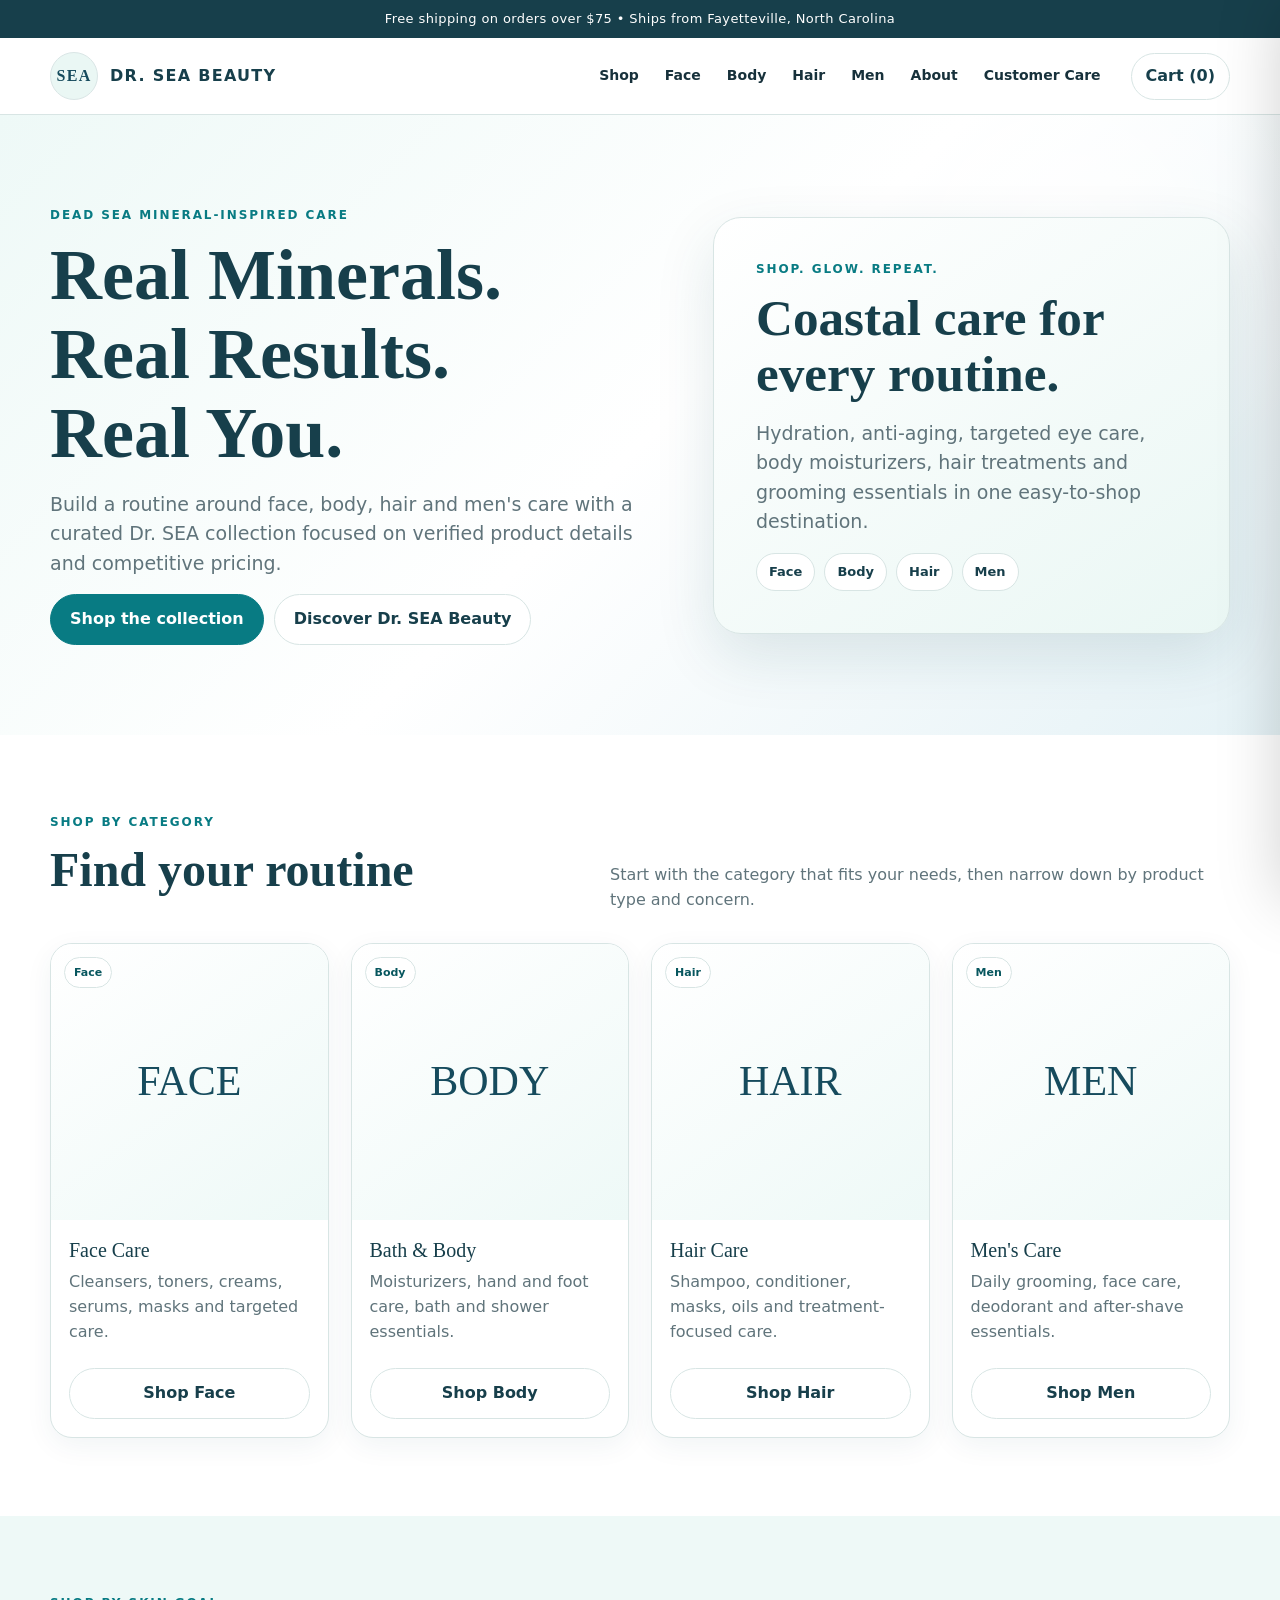
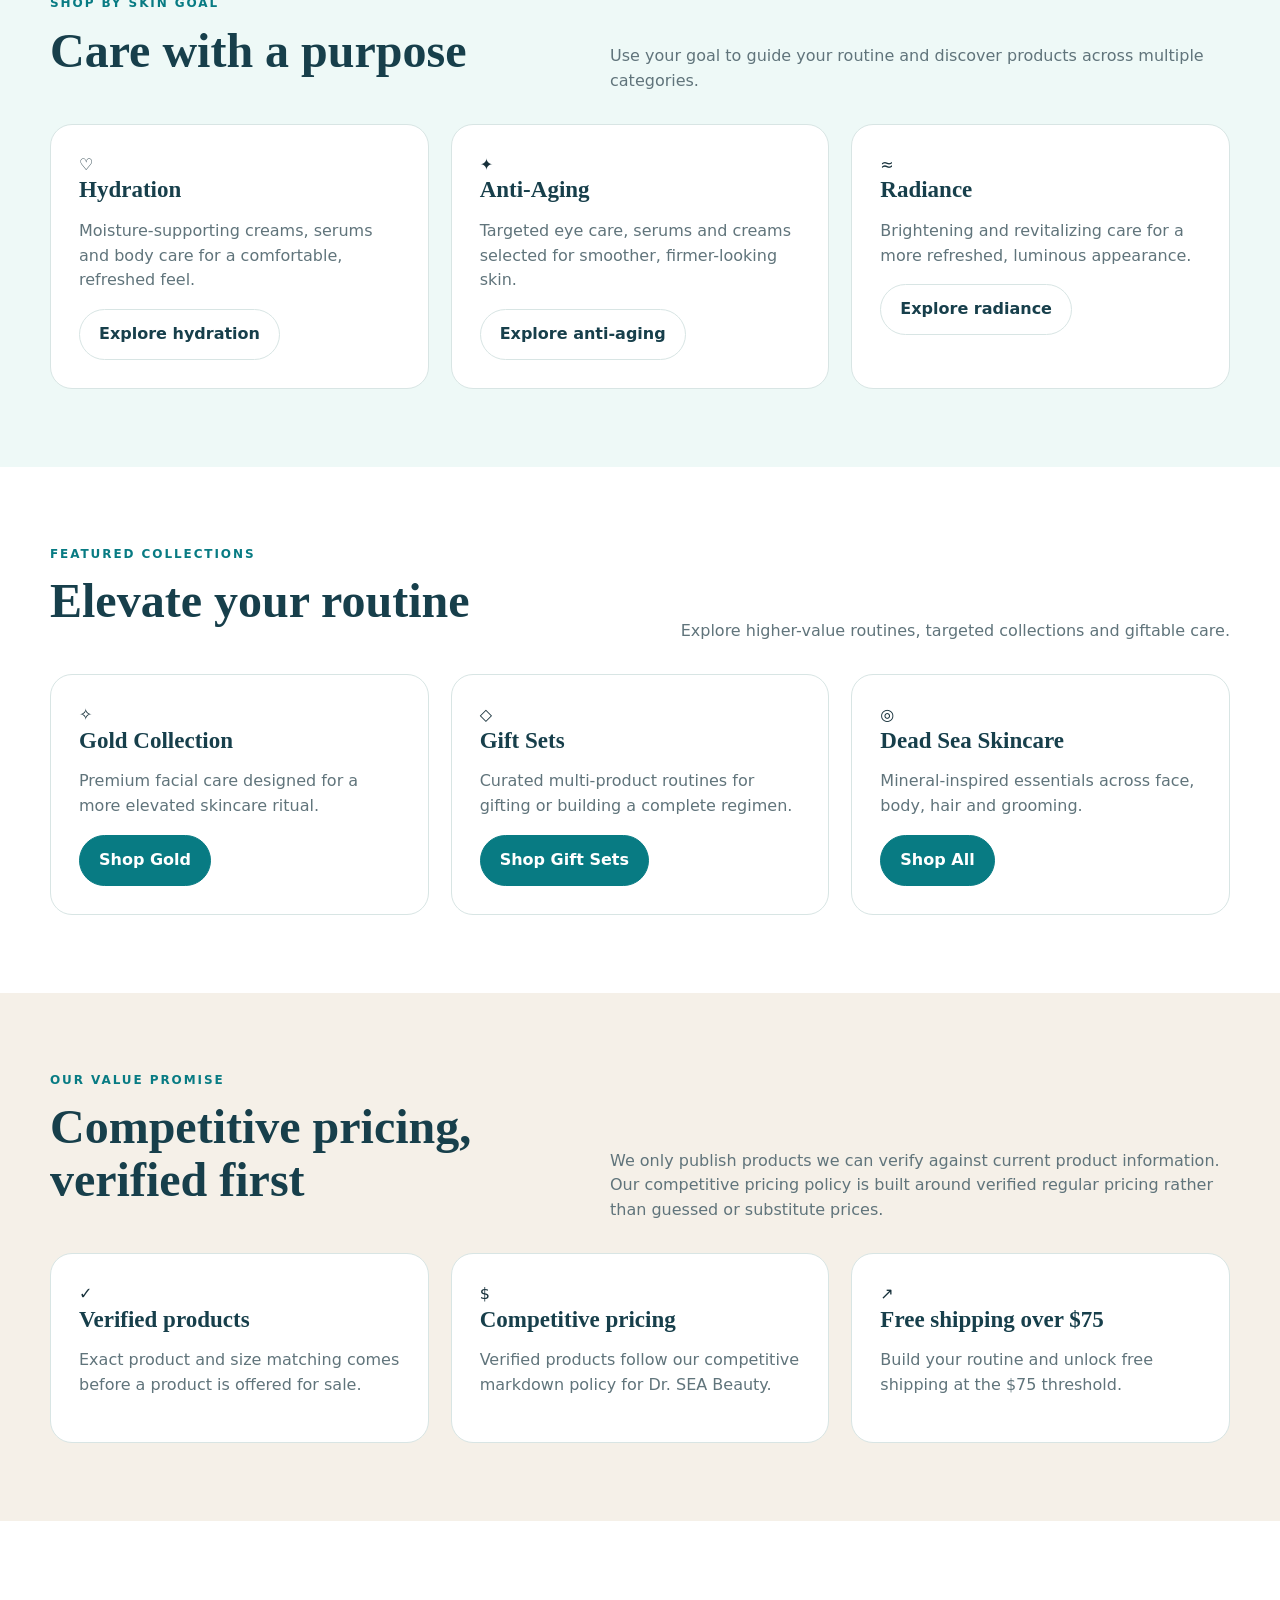
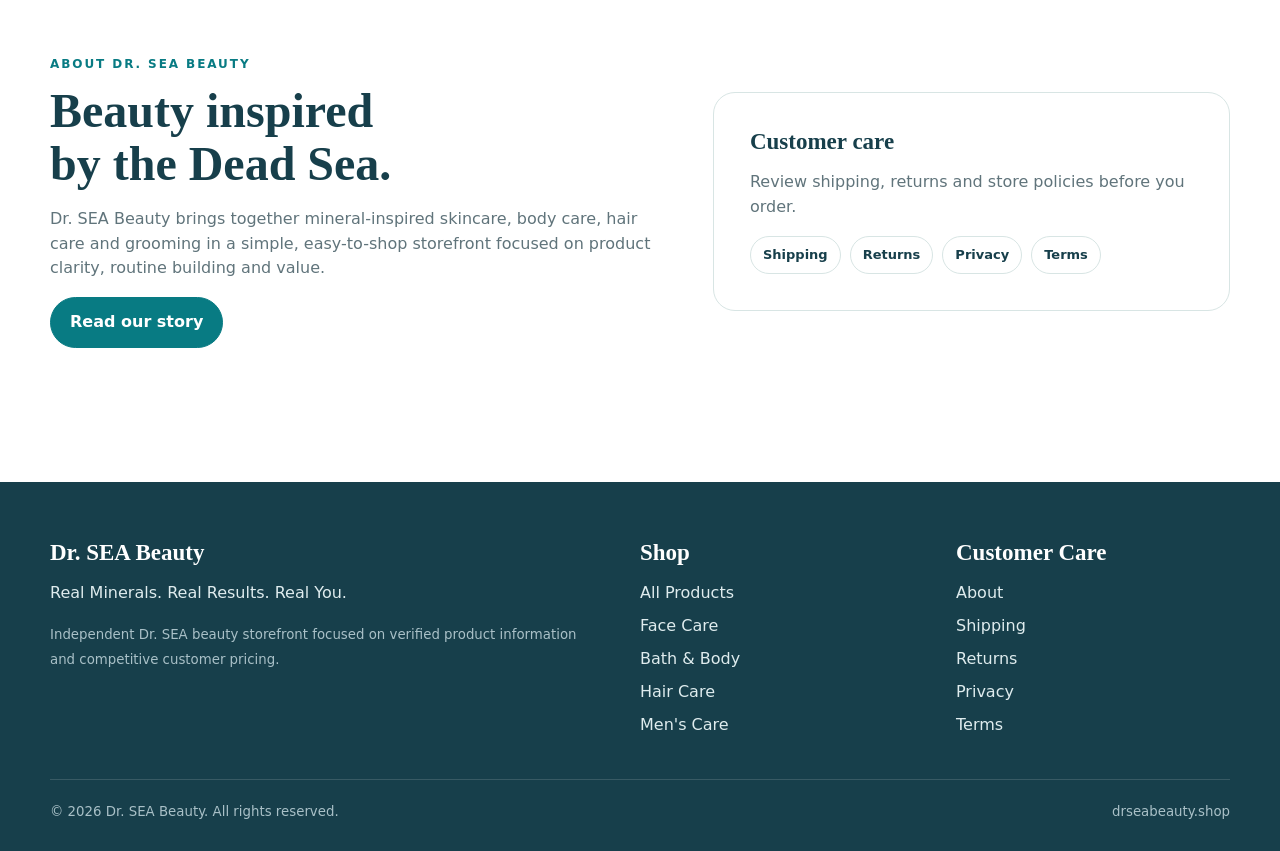
<file: index.html>
<!doctype html><html lang="en"><head><meta charset="utf-8"><meta name="viewport" content="width=device-width,initial-scale=1"><title>Dr. SEA Beauty | Dead Sea Skincare, Body & Hair Care</title><meta name="description" content="Shop Dr. SEA Beauty for Dead Sea mineral-inspired face, body, hair and men's care. Verified products, competitive pricing and free shipping on orders over $75."><link rel="canonical" href="https://drseabeauty.shop/"><meta name="theme-color" content="#164b5d"><meta property="og:title" content="Dr. SEA Beauty | Real Minerals. Real Results. Real You."><meta property="og:description" content="Dead Sea mineral-inspired skincare, body care, hair care and men's grooming."><meta property="og:type" content="website"><meta property="og:url" content="https://drseabeauty.shop/"><link rel="stylesheet" href="assets/css/site.css"><script type="application/ld+json">{"@context":"https://schema.org","@type":"WebSite","name":"Dr. SEA Beauty","url":"https://drseabeauty.shop/","description":"Dead Sea mineral-inspired skincare, body care, hair care and men's grooming."}</script></head><body><div class="announcement">Free shipping on orders over $75 • Ships from Fayetteville, North Carolina</div><header class="header"><div class="container nav"><a class="brand" href="index.html"><span style="width:48px;height:48px;border-radius:50%;display:grid;place-items:center;background:#eaf7f4;color:#164b5d;font-family:Georgia;font-weight:800;border:1px solid #d9e5e5">SEA</span><span>DR. SEA BEAUTY</span></a><nav class="navlinks"><a href="shop.html">Shop</a><a href="shop.html?category=Facial%20Care">Face</a><a href="shop.html?category=Body%20Care">Body</a><a href="shop.html?category=Hair%20Care">Hair</a><a href="shop.html?category=Men%27s%20Care">Men</a><a href="about.html">About</a><a href="shipping.html">Customer Care</a></nav><button class="cart-btn" onclick="openCart()">Cart (<span data-cart-count>0</span>)</button></div></header><main><section class="hero"><div class="container hero-grid"><div><div class="eyebrow">Dead Sea mineral-inspired care</div><h1>Real Minerals.<br>Real Results.<br>Real You.</h1><p>Build a routine around face, body, hair and men's care with a curated Dr. SEA collection focused on verified product details and competitive pricing.</p><div style="display:flex;gap:10px;flex-wrap:wrap"><a class="btn" href="shop.html">Shop the collection</a><a class="btn secondary" href="about.html">Discover Dr. SEA Beauty</a></div></div><div class="feature" style="padding:42px;background:linear-gradient(145deg,#fff,#eaf7f4);border-radius:28px;box-shadow:var(--shadow)"><div class="eyebrow">Shop. Glow. Repeat.</div><h2 style="font-size:clamp(36px,4vw,54px)">Coastal care for every routine.</h2><p class="muted">Hydration, anti-aging, targeted eye care, body moisturizers, hair treatments and grooming essentials in one easy-to-shop destination.</p><div class="chips"><span class="chip active">Face</span><span class="chip">Body</span><span class="chip">Hair</span><span class="chip">Men</span></div></div></div></section><section class="section"><div class="container"><div class="section-head"><div><div class="eyebrow">Shop by category</div><h2>Find your routine</h2></div><p>Start with the category that fits your needs, then narrow down by product type and concern.</p></div><div class="grid"><a class="card" href="shop.html?category=Facial%20Care"><div class="card-media"><span class="badge">Face</span><div style="font-family:Georgia;font-size:42px;color:#164b5d">FACE</div></div><div class="card-body"><div class="card-title">Face Care</div><p class="muted">Cleansers, toners, creams, serums, masks and targeted care.</p><span class="btn secondary">Shop Face</span></div></a><a class="card" href="shop.html?category=Body%20Care"><div class="card-media"><span class="badge">Body</span><div style="font-family:Georgia;font-size:42px;color:#164b5d">BODY</div></div><div class="card-body"><div class="card-title">Bath & Body</div><p class="muted">Moisturizers, hand and foot care, bath and shower essentials.</p><span class="btn secondary">Shop Body</span></div></a><a class="card" href="shop.html?category=Hair%20Care"><div class="card-media"><span class="badge">Hair</span><div style="font-family:Georgia;font-size:42px;color:#164b5d">HAIR</div></div><div class="card-body"><div class="card-title">Hair Care</div><p class="muted">Shampoo, conditioner, masks, oils and treatment-focused care.</p><span class="btn secondary">Shop Hair</span></div></a><a class="card" href="shop.html?category=Men%27s%20Care"><div class="card-media"><span class="badge">Men</span><div style="font-family:Georgia;font-size:42px;color:#164b5d">MEN</div></div><div class="card-body"><div class="card-title">Men's Care</div><p class="muted">Daily grooming, face care, deodorant and after-shave essentials.</p><span class="btn secondary">Shop Men</span></div></a></div></div></section><section class="section soft"><div class="container"><div class="section-head"><div><div class="eyebrow">Shop by skin goal</div><h2>Care with a purpose</h2></div><p>Use your goal to guide your routine and discover products across multiple categories.</p></div><div class="feature-grid"><div class="feature"><div class="icon">♡</div><h3>Hydration</h3><p class="muted">Moisture-supporting creams, serums and body care for a comfortable, refreshed feel.</p><a class="btn secondary" href="shop.html">Explore hydration</a></div><div class="feature"><div class="icon">✦</div><h3>Anti-Aging</h3><p class="muted">Targeted eye care, serums and creams selected for smoother, firmer-looking skin.</p><a class="btn secondary" href="shop.html">Explore anti-aging</a></div><div class="feature"><div class="icon">≈</div><h3>Radiance</h3><p class="muted">Brightening and revitalizing care for a more refreshed, luminous appearance.</p><a class="btn secondary" href="shop.html">Explore radiance</a></div></div></div></section><section class="section"><div class="container"><div class="section-head"><div><div class="eyebrow">Featured collections</div><h2>Elevate your routine</h2></div><p>Explore higher-value routines, targeted collections and giftable care.</p></div><div class="feature-grid"><div class="feature"><div class="icon">✧</div><h3>Gold Collection</h3><p class="muted">Premium facial care designed for a more elevated skincare ritual.</p><a class="btn" href="shop.html">Shop Gold</a></div><div class="feature"><div class="icon">◇</div><h3>Gift Sets</h3><p class="muted">Curated multi-product routines for gifting or building a complete regimen.</p><a class="btn" href="shop.html">Shop Gift Sets</a></div><div class="feature"><div class="icon">◎</div><h3>Dead Sea Skincare</h3><p class="muted">Mineral-inspired essentials across face, body, hair and grooming.</p><a class="btn" href="shop.html">Shop All</a></div></div></div></section><section class="section sand"><div class="container"><div class="section-head"><div><div class="eyebrow">Our value promise</div><h2>Competitive pricing, verified first</h2></div><p>We only publish products we can verify against current product information. Our competitive pricing policy is built around verified regular pricing rather than guessed or substitute prices.</p></div><div class="feature-grid"><div class="feature"><div class="icon">✓</div><h3>Verified products</h3><p class="muted">Exact product and size matching comes before a product is offered for sale.</p></div><div class="feature"><div class="icon">$</div><h3>Competitive pricing</h3><p class="muted">Verified products follow our competitive markdown policy for Dr. SEA Beauty.</p></div><div class="feature"><div class="icon">↗</div><h3>Free shipping over $75</h3><p class="muted">Build your routine and unlock free shipping at the $75 threshold.</p></div></div></div></section><section class="section"><div class="container hero-grid" style="min-height:auto"><div><div class="eyebrow">About Dr. SEA Beauty</div><h2>Beauty inspired by the Dead Sea.</h2><p class="muted">Dr. SEA Beauty brings together mineral-inspired skincare, body care, hair care and grooming in a simple, easy-to-shop storefront focused on product clarity, routine building and value.</p><a class="btn" href="about.html">Read our story</a></div><div class="feature" style="padding:36px"><h3>Customer care</h3><p class="muted">Review shipping, returns and store policies before you order.</p><div class="chips"><a class="chip" href="shipping.html">Shipping</a><a class="chip" href="returns.html">Returns</a><a class="chip" href="privacy.html">Privacy</a><a class="chip" href="terms.html">Terms</a></div></div></div></section></main><footer class="footer"><div class="container"><div class="footer-grid"><div><h3>Dr. SEA Beauty</h3><p>Real Minerals. Real Results. Real You.</p><small>Independent Dr. SEA beauty storefront focused on verified product information and competitive customer pricing.</small></div><div><h3>Shop</h3><a href="shop.html">All Products</a><a href="shop.html?category=Facial%20Care">Face Care</a><a href="shop.html?category=Body%20Care">Bath & Body</a><a href="shop.html?category=Hair%20Care">Hair Care</a><a href="shop.html?category=Men%27s%20Care">Men's Care</a></div><div><h3>Customer Care</h3><a href="about.html">About</a><a href="shipping.html">Shipping</a><a href="returns.html">Returns</a><a href="privacy.html">Privacy</a><a href="terms.html">Terms</a></div></div><div class="footer-bottom"><small>© 2026 Dr. SEA Beauty. All rights reserved.</small><small>drseabeauty.shop</small></div></div></footer><div id="overlay" class="overlay" onclick="closeCart()"></div><aside id="cartDrawer" class="drawer"><div class="drawer-head"><h3>Your Cart</h3><button class="chip" onclick="closeCart()">Close</button></div><div id="cartItems" class="drawer-items"></div><div class="drawer-total"><div id="shipNote" class="muted"></div><h3>Subtotal: <span id="cartTotal">$0.00</span></h3><a class="btn" href="checkout.html">Checkout</a></div></aside><script src="assets/js/site.js"></script></body></html>
</file>
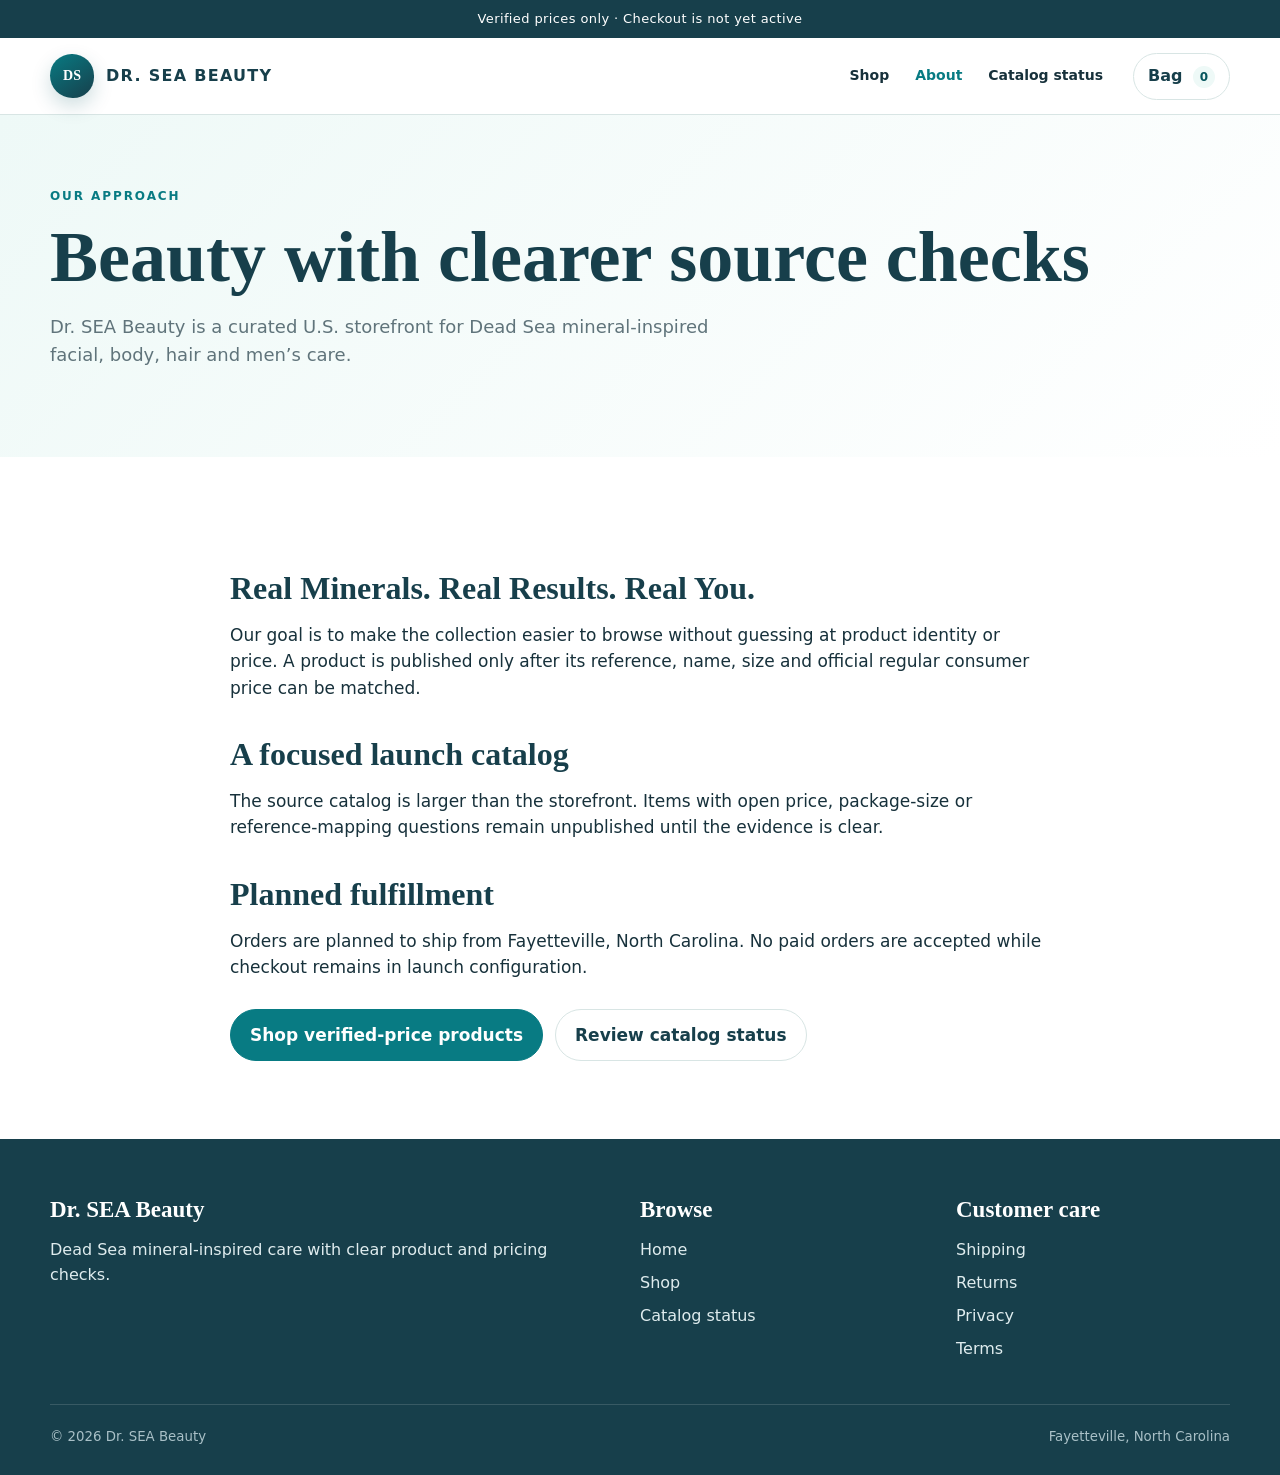
<file: about.html>
<!doctype html>
<html lang="en">
<head>
  <meta charset="utf-8"><meta name="viewport" content="width=device-width, initial-scale=1">
  <meta name="description" content="About Dr. SEA Beauty and its source-aware approach to Dead Sea mineral-inspired personal care.">
  <title>About | Dr. SEA Beauty</title>
  <link rel="canonical" href="https://drseabeauty.shop/about.html">
  <link rel="stylesheet" href="assets/css/site.css">
  <script src="assets/js/catalog.js" defer></script><script src="assets/js/site.js" defer></script>
</head>
<body>
  <a class="skip-link" href="#main">Skip to content</a><div class="announcement">Verified prices only · Checkout is not yet active</div>
  <header class="header"><div class="container nav"><a class="brand" href="index.html"><span class="brand-mark" aria-hidden="true">DS</span>DR. SEA BEAUTY</a><nav class="navlinks" aria-label="Primary navigation"><a href="shop.html">Shop</a><a href="about.html" aria-current="page">About</a><a href="catalog-status.html">Catalog status</a></nav><button class="cart-btn" type="button" data-open-cart>Bag <span class="cart-count" data-cart-count>0</span></button></div></header>
  <main id="main"><section class="page-hero"><div class="container"><div class="eyebrow">Our approach</div><h1>Beauty with clearer source checks</h1><p>Dr. SEA Beauty is a curated U.S. storefront for Dead Sea mineral-inspired facial, body, hair and men’s care.</p></div></section><section class="section"><div class="container prose"><h2>Real Minerals. Real Results. Real You.</h2><p>Our goal is to make the collection easier to browse without guessing at product identity or price. A product is published only after its reference, name, size and official regular consumer price can be matched.</p><h2>A focused launch catalog</h2><p>The source catalog is larger than the storefront. Items with open price, package-size or reference-mapping questions remain unpublished until the evidence is clear.</p><h2>Planned fulfillment</h2><p>Orders are planned to ship from Fayetteville, North Carolina. No paid orders are accepted while checkout remains in launch configuration.</p><div class="button-row"><a class="btn" href="shop.html">Shop verified-price products</a><a class="btn secondary" href="catalog-status.html">Review catalog status</a></div></div></section></main>
  <footer class="footer"><div class="container"><div class="footer-grid"><div><h3>Dr. SEA Beauty</h3><p>Dead Sea mineral-inspired care with clear product and pricing checks.</p></div><div><h3>Browse</h3><a href="index.html">Home</a><a href="shop.html">Shop</a><a href="catalog-status.html">Catalog status</a></div><div><h3>Customer care</h3><a href="shipping.html">Shipping</a><a href="returns.html">Returns</a><a href="privacy.html">Privacy</a><a href="terms.html">Terms</a></div></div><div class="footer-bottom"><small>© 2026 Dr. SEA Beauty</small><small>Fayetteville, North Carolina</small></div></div></footer>
</body>
</html>
</file>
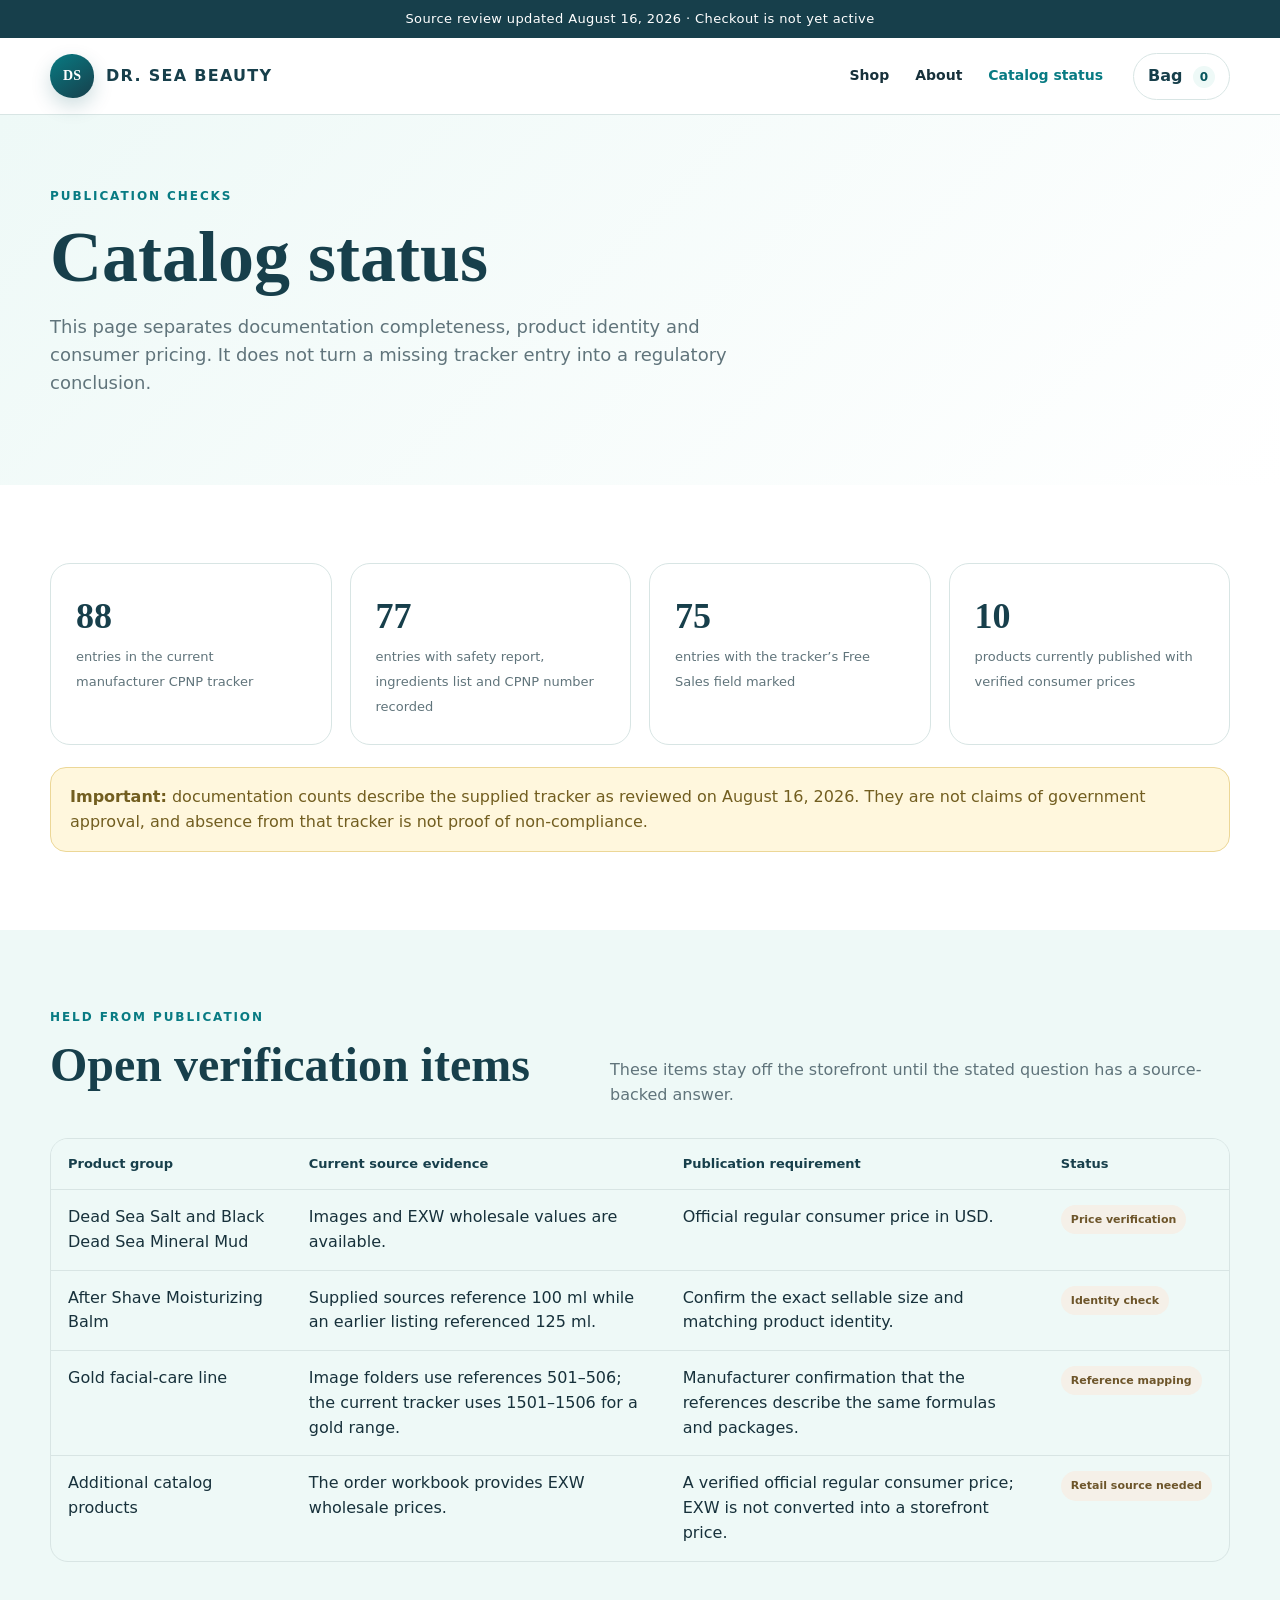
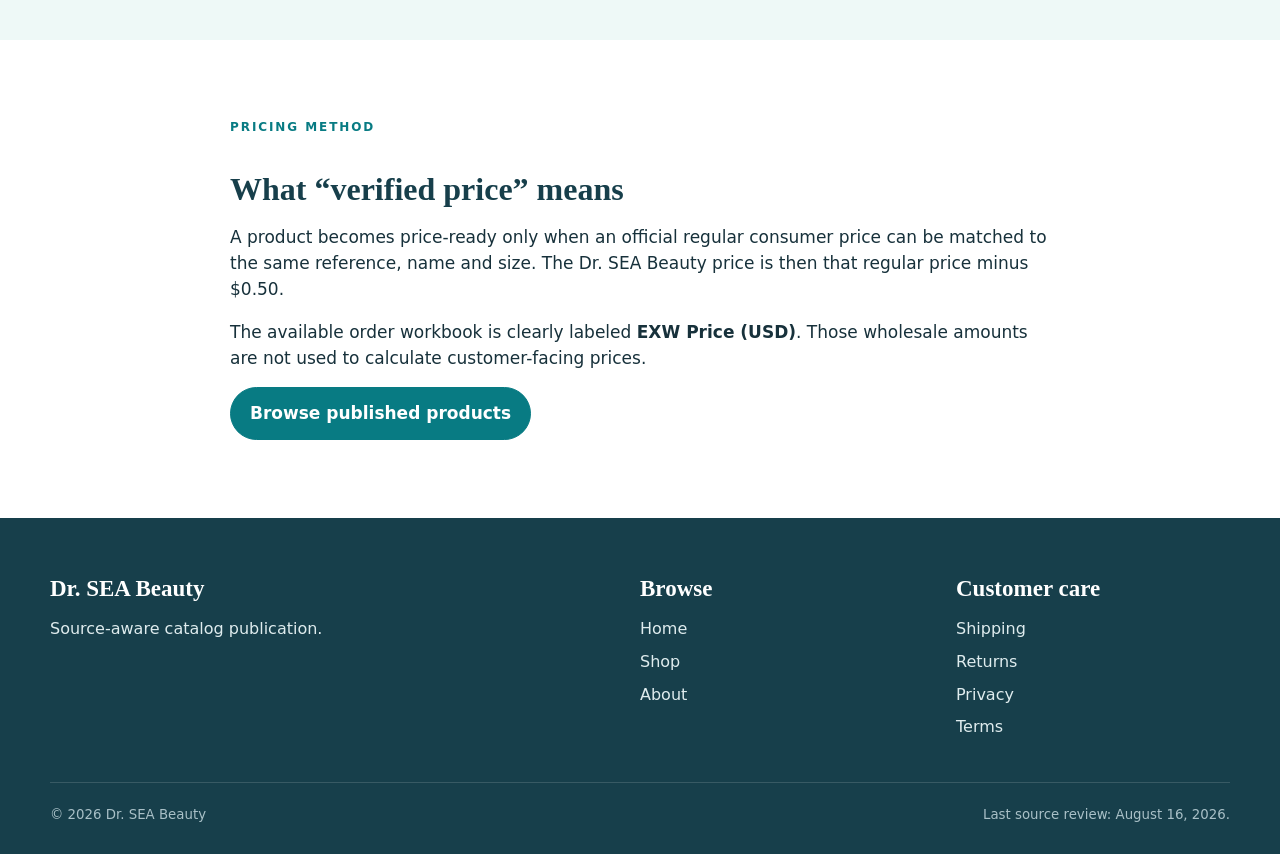
<file: catalog-status.html>
<!doctype html>
<html lang="en">
<head>
  <meta charset="utf-8"><meta name="viewport" content="width=device-width, initial-scale=1">
  <meta name="description" content="How Dr. SEA Beauty verifies product identity, documentation and prices before catalog publication.">
  <title>Catalog Status | Dr. SEA Beauty</title>
  <link rel="canonical" href="https://drseabeauty.shop/catalog-status.html">
  <link rel="stylesheet" href="assets/css/site.css">
  <script src="assets/js/catalog.js" defer></script><script src="assets/js/site.js" defer></script>
</head>
<body>
  <a class="skip-link" href="#main">Skip to content</a><div class="announcement">Source review updated August 16, 2026 · Checkout is not yet active</div>
  <header class="header"><div class="container nav"><a class="brand" href="index.html"><span class="brand-mark" aria-hidden="true">DS</span>DR. SEA BEAUTY</a><nav class="navlinks" aria-label="Primary navigation"><a href="shop.html">Shop</a><a href="about.html">About</a><a href="catalog-status.html" aria-current="page">Catalog status</a></nav><button class="cart-btn" type="button" data-open-cart>Bag <span class="cart-count" data-cart-count>0</span></button></div></header>
  <main id="main">
    <section class="page-hero"><div class="container"><div class="eyebrow">Publication checks</div><h1>Catalog status</h1><p>This page separates documentation completeness, product identity and consumer pricing. It does not turn a missing tracker entry into a regulatory conclusion.</p></div></section>
    <section class="section"><div class="container">
      <div class="stat-grid">
        <div class="stat"><strong>88</strong><span>entries in the current manufacturer CPNP tracker</span></div>
        <div class="stat"><strong>77</strong><span>entries with safety report, ingredients list and CPNP number recorded</span></div>
        <div class="stat"><strong>75</strong><span>entries with the tracker’s Free Sales field marked</span></div>
        <div class="stat"><strong>10</strong><span>products currently published with verified consumer prices</span></div>
      </div>
      <div class="notice" style="margin-top:22px"><strong>Important:</strong> documentation counts describe the supplied tracker as reviewed on August 16, 2026. They are not claims of government approval, and absence from that tracker is not proof of non-compliance.</div>
    </div></section>
    <section class="section soft"><div class="container"><div class="section-head"><div><div class="eyebrow">Held from publication</div><h2>Open verification items</h2></div><p>These items stay off the storefront until the stated question has a source-backed answer.</p></div>
      <div class="table-wrap"><table class="status-table"><thead><tr><th>Product group</th><th>Current source evidence</th><th>Publication requirement</th><th>Status</th></tr></thead><tbody>
        <tr><td>Dead Sea Salt and Black Dead Sea Mineral Mud</td><td>Images and EXW wholesale values are available.</td><td>Official regular consumer price in USD.</td><td><span class="status-pill">Price verification</span></td></tr>
        <tr><td>After Shave Moisturizing Balm</td><td>Supplied sources reference 100 ml while an earlier listing referenced 125 ml.</td><td>Confirm the exact sellable size and matching product identity.</td><td><span class="status-pill">Identity check</span></td></tr>
        <tr><td>Gold facial-care line</td><td>Image folders use references 501–506; the current tracker uses 1501–1506 for a gold range.</td><td>Manufacturer confirmation that the references describe the same formulas and packages.</td><td><span class="status-pill">Reference mapping</span></td></tr>
        <tr><td>Additional catalog products</td><td>The order workbook provides EXW wholesale prices.</td><td>A verified official regular consumer price; EXW is not converted into a storefront price.</td><td><span class="status-pill">Retail source needed</span></td></tr>
      </tbody></table></div>
    </div></section>
    <section class="section"><div class="container prose"><div class="eyebrow">Pricing method</div><h2>What “verified price” means</h2><p>A product becomes price-ready only when an official regular consumer price can be matched to the same reference, name and size. The Dr. SEA Beauty price is then that regular price minus $0.50.</p><p>The available order workbook is clearly labeled <strong>EXW Price (USD)</strong>. Those wholesale amounts are not used to calculate customer-facing prices.</p><a class="btn" href="shop.html">Browse published products</a></div></section>
  </main>
  <footer class="footer"><div class="container"><div class="footer-grid"><div><h3>Dr. SEA Beauty</h3><p>Source-aware catalog publication.</p></div><div><h3>Browse</h3><a href="index.html">Home</a><a href="shop.html">Shop</a><a href="about.html">About</a></div><div><h3>Customer care</h3><a href="shipping.html">Shipping</a><a href="returns.html">Returns</a><a href="privacy.html">Privacy</a><a href="terms.html">Terms</a></div></div><div class="footer-bottom"><small>© 2026 Dr. SEA Beauty</small><small>Last source review: August 16, 2026.</small></div></div></footer>
</body>
</html>
</file>
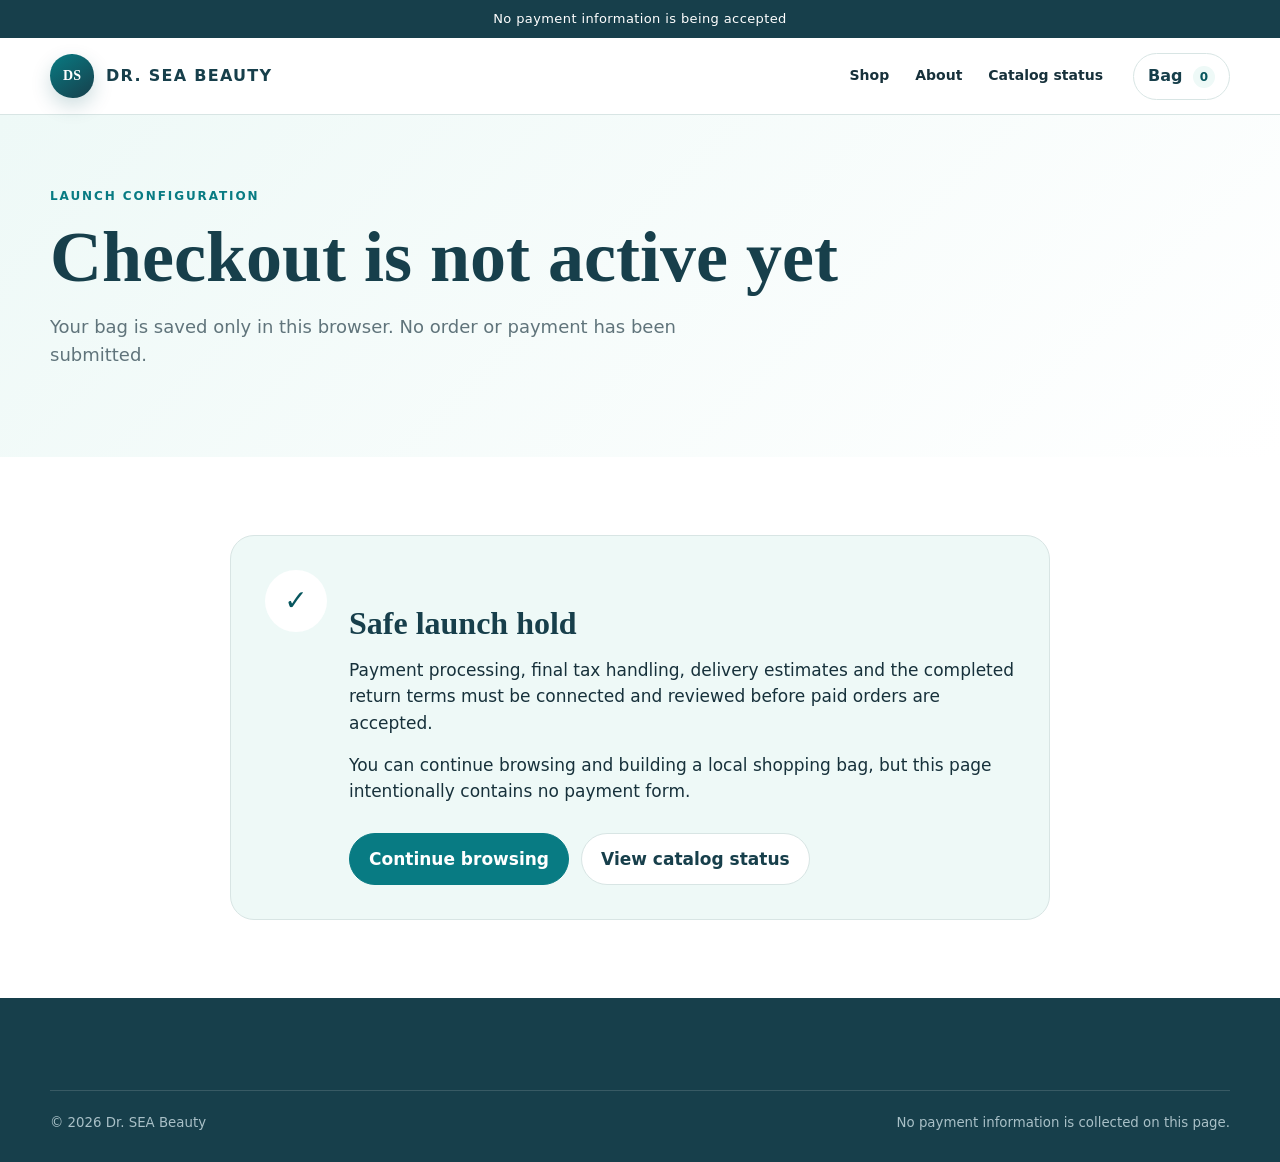
<file: checkout.html>
<!doctype html>
<html lang="en">
<head>
  <meta charset="utf-8"><meta name="viewport" content="width=device-width, initial-scale=1">
  <meta name="robots" content="noindex, nofollow">
  <title>Checkout Status | Dr. SEA Beauty</title>
  <link rel="stylesheet" href="assets/css/site.css">
  <script src="assets/js/catalog.js" defer></script><script src="assets/js/site.js" defer></script>
</head>
<body>
  <a class="skip-link" href="#main">Skip to content</a><div class="announcement">No payment information is being accepted</div>
  <header class="header"><div class="container nav"><a class="brand" href="index.html"><span class="brand-mark" aria-hidden="true">DS</span>DR. SEA BEAUTY</a><nav class="navlinks" aria-label="Primary navigation"><a href="shop.html">Shop</a><a href="about.html">About</a><a href="catalog-status.html">Catalog status</a></nav><button class="cart-btn" type="button" data-open-cart>Bag <span class="cart-count" data-cart-count>0</span></button></div></header>
  <main id="main"><section class="page-hero"><div class="container"><div class="eyebrow">Launch configuration</div><h1>Checkout is not active yet</h1><p>Your bag is saved only in this browser. No order or payment has been submitted.</p></div></section><section class="section"><div class="container prose"><div class="launch-panel"><div class="launch-icon" aria-hidden="true">✓</div><div><h2>Safe launch hold</h2><p>Payment processing, final tax handling, delivery estimates and the completed return terms must be connected and reviewed before paid orders are accepted.</p><p>You can continue browsing and building a local shopping bag, but this page intentionally contains no payment form.</p><div class="button-row"><a class="btn" href="shop.html">Continue browsing</a><a class="btn secondary" href="catalog-status.html">View catalog status</a></div></div></div></div></section></main>
  <footer class="footer"><div class="container"><div class="footer-bottom"><small>© 2026 Dr. SEA Beauty</small><small>No payment information is collected on this page.</small></div></div></footer>
</body>
</html>
</file>
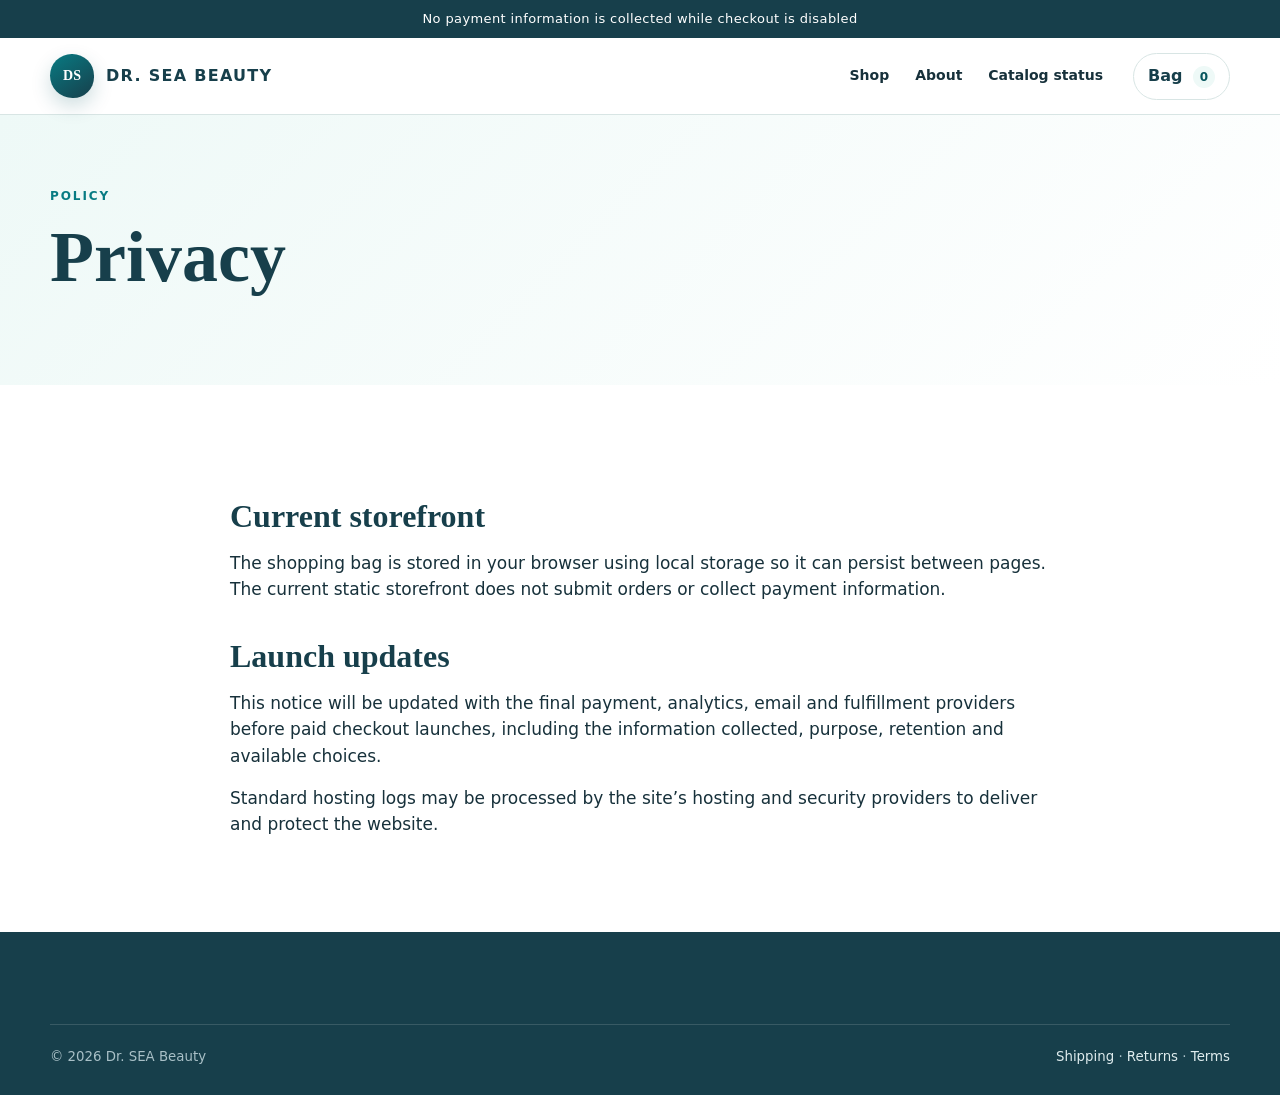
<file: privacy.html>
<!doctype html>
<html lang="en">
<head><meta charset="utf-8"><meta name="viewport" content="width=device-width, initial-scale=1"><meta name="robots" content="noindex"><title>Privacy | Dr. SEA Beauty</title><link rel="stylesheet" href="assets/css/site.css"><script src="assets/js/catalog.js" defer></script><script src="assets/js/site.js" defer></script></head>
<body><a class="skip-link" href="#main">Skip to content</a><div class="announcement">No payment information is collected while checkout is disabled</div><header class="header"><div class="container nav"><a class="brand" href="index.html"><span class="brand-mark" aria-hidden="true">DS</span>DR. SEA BEAUTY</a><nav class="navlinks" aria-label="Primary navigation"><a href="shop.html">Shop</a><a href="about.html">About</a><a href="catalog-status.html">Catalog status</a></nav><button class="cart-btn" type="button" data-open-cart>Bag <span class="cart-count" data-cart-count>0</span></button></div></header><main id="main"><section class="page-hero"><div class="container"><div class="eyebrow">Policy</div><h1>Privacy</h1></div></section><section class="section"><div class="container prose"><h2>Current storefront</h2><p>The shopping bag is stored in your browser using local storage so it can persist between pages. The current static storefront does not submit orders or collect payment information.</p><h2>Launch updates</h2><p>This notice will be updated with the final payment, analytics, email and fulfillment providers before paid checkout launches, including the information collected, purpose, retention and available choices.</p><p>Standard hosting logs may be processed by the site’s hosting and security providers to deliver and protect the website.</p></div></section></main><footer class="footer"><div class="container"><div class="footer-bottom"><small>© 2026 Dr. SEA Beauty</small><small><a href="shipping.html">Shipping</a> · <a href="returns.html">Returns</a> · <a href="terms.html">Terms</a></small></div></div></footer></body>
</html>
</file>
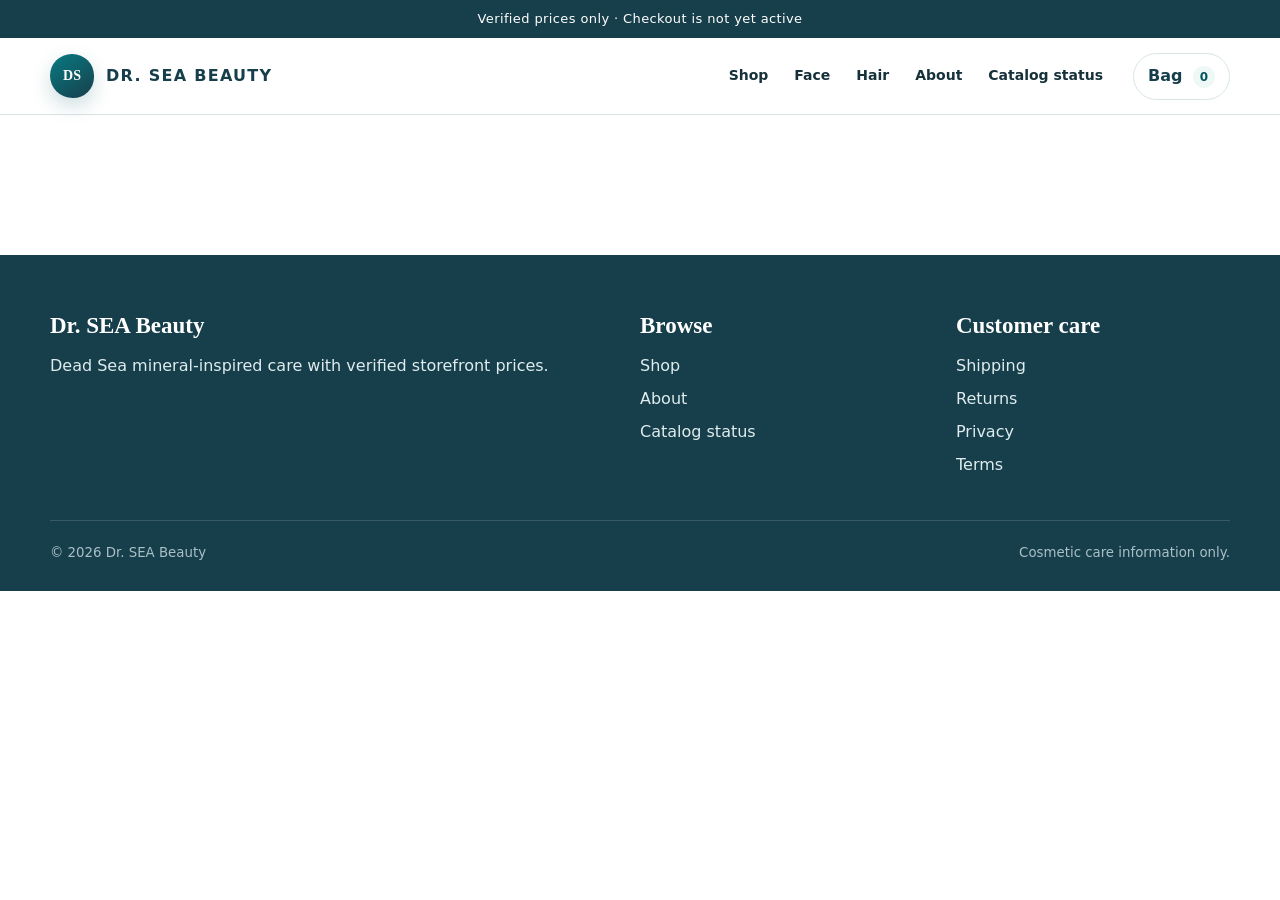
<file: product.html>
<!doctype html>
<html lang="en">
<head>
  <meta charset="utf-8"><meta name="viewport" content="width=device-width, initial-scale=1">
  <meta name="description" content="Dr. SEA Beauty product details and verified pricing.">
  <title>Product | Dr. SEA Beauty</title>
  <link rel="stylesheet" href="assets/css/site.css">
  <script src="assets/js/catalog.js" defer></script><script src="assets/js/site.js" defer></script>
</head>
<body>
  <a class="skip-link" href="#main">Skip to content</a><div class="announcement">Verified prices only · Checkout is not yet active</div>
  <header class="header"><div class="container nav"><a class="brand" href="index.html"><span class="brand-mark" aria-hidden="true">DS</span>DR. SEA BEAUTY</a><nav class="navlinks" aria-label="Primary navigation"><a href="shop.html">Shop</a><a href="shop.html?category=Facial+Care">Face</a><a href="shop.html?category=Hair+Care">Hair</a><a href="about.html">About</a><a href="catalog-status.html">Catalog status</a></nav><button class="cart-btn" type="button" data-open-cart>Bag <span class="cart-count" data-cart-count>0</span></button></div></header>
  <main id="main" class="product-page"><div class="container" data-product-page></div></main>
  <footer class="footer"><div class="container"><div class="footer-grid"><div><h3>Dr. SEA Beauty</h3><p>Dead Sea mineral-inspired care with verified storefront prices.</p></div><div><h3>Browse</h3><a href="shop.html">Shop</a><a href="about.html">About</a><a href="catalog-status.html">Catalog status</a></div><div><h3>Customer care</h3><a href="shipping.html">Shipping</a><a href="returns.html">Returns</a><a href="privacy.html">Privacy</a><a href="terms.html">Terms</a></div></div><div class="footer-bottom"><small>© 2026 Dr. SEA Beauty</small><small>Cosmetic care information only.</small></div></div></footer>
</body>
</html>
</file>
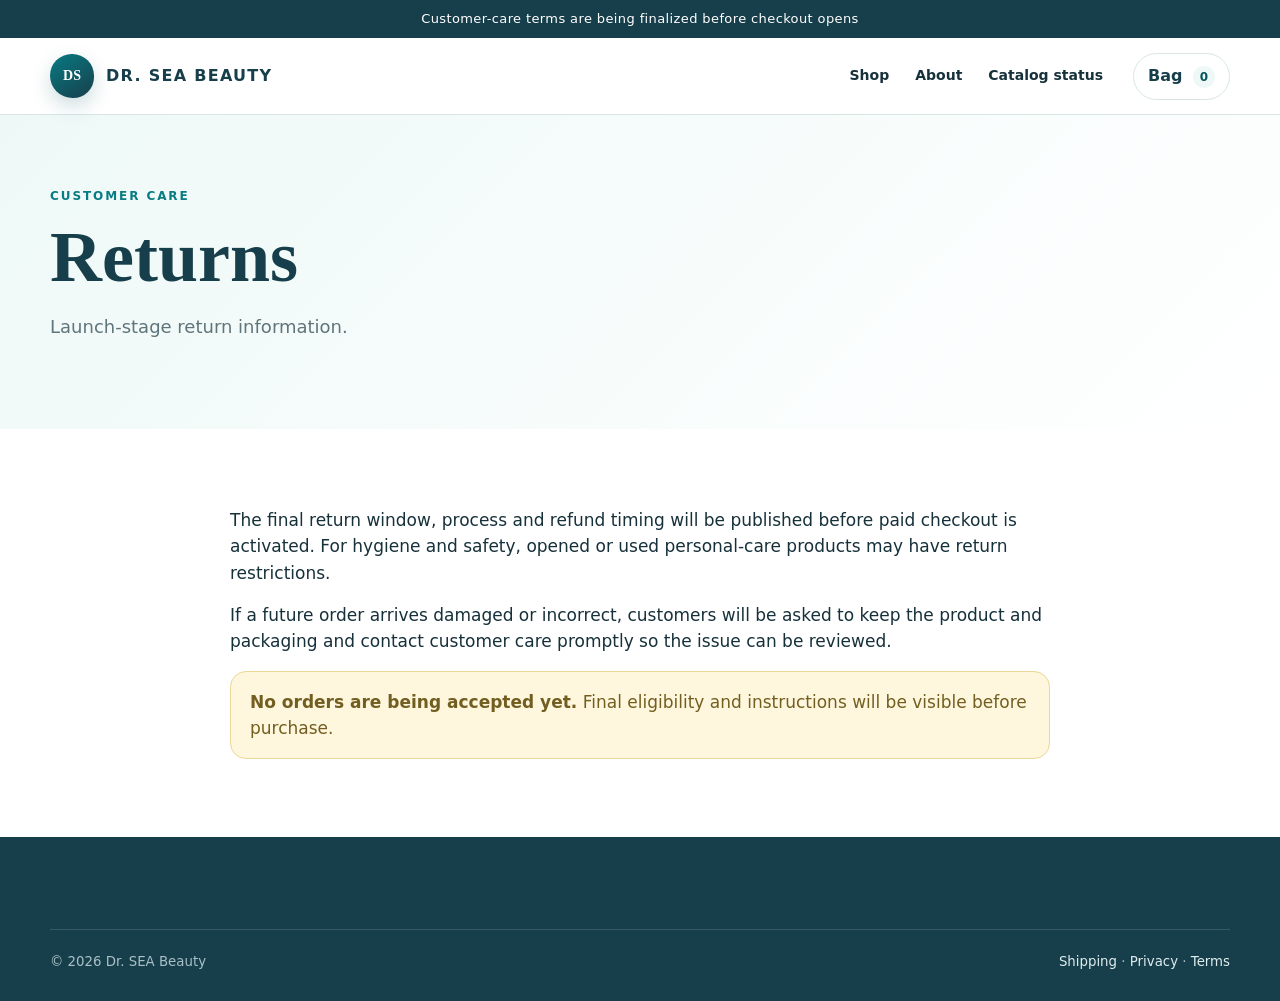
<file: returns.html>
<!doctype html>
<html lang="en">
<head><meta charset="utf-8"><meta name="viewport" content="width=device-width, initial-scale=1"><meta name="robots" content="noindex"><title>Returns | Dr. SEA Beauty</title><link rel="stylesheet" href="assets/css/site.css"><script src="assets/js/catalog.js" defer></script><script src="assets/js/site.js" defer></script></head>
<body><a class="skip-link" href="#main">Skip to content</a><div class="announcement">Customer-care terms are being finalized before checkout opens</div><header class="header"><div class="container nav"><a class="brand" href="index.html"><span class="brand-mark" aria-hidden="true">DS</span>DR. SEA BEAUTY</a><nav class="navlinks" aria-label="Primary navigation"><a href="shop.html">Shop</a><a href="about.html">About</a><a href="catalog-status.html">Catalog status</a></nav><button class="cart-btn" type="button" data-open-cart>Bag <span class="cart-count" data-cart-count>0</span></button></div></header><main id="main"><section class="page-hero"><div class="container"><div class="eyebrow">Customer care</div><h1>Returns</h1><p>Launch-stage return information.</p></div></section><section class="section"><div class="container prose"><p>The final return window, process and refund timing will be published before paid checkout is activated. For hygiene and safety, opened or used personal-care products may have return restrictions.</p><p>If a future order arrives damaged or incorrect, customers will be asked to keep the product and packaging and contact customer care promptly so the issue can be reviewed.</p><div class="notice"><strong>No orders are being accepted yet.</strong> Final eligibility and instructions will be visible before purchase.</div></div></section></main><footer class="footer"><div class="container"><div class="footer-bottom"><small>© 2026 Dr. SEA Beauty</small><small><a href="shipping.html">Shipping</a> · <a href="privacy.html">Privacy</a> · <a href="terms.html">Terms</a></small></div></div></footer></body>
</html>
</file>
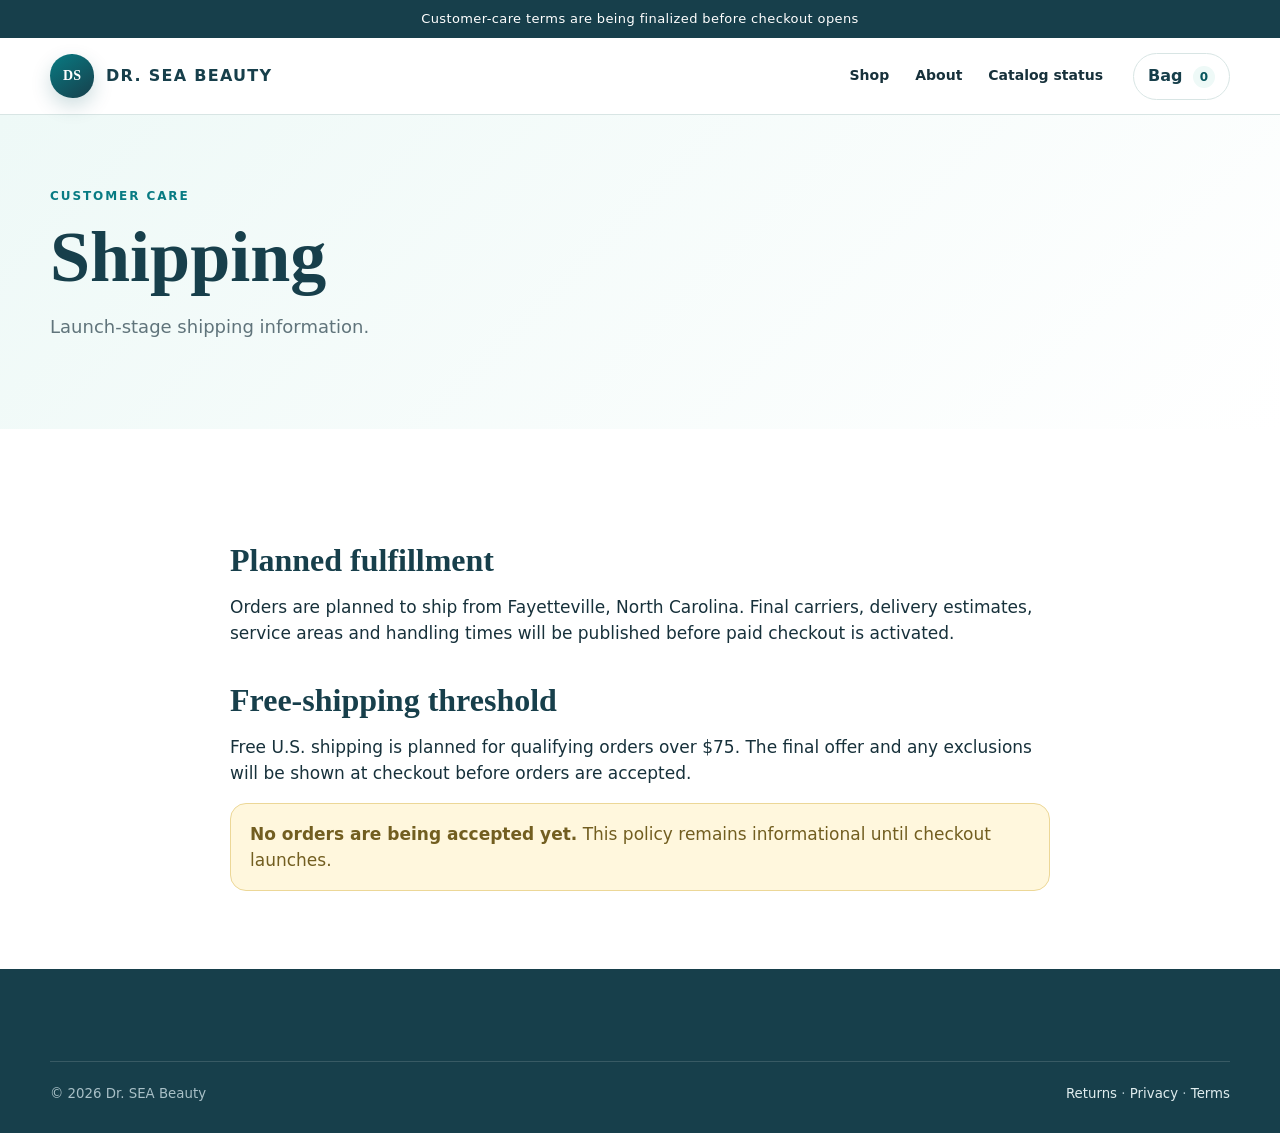
<file: shipping.html>
<!doctype html>
<html lang="en">
<head><meta charset="utf-8"><meta name="viewport" content="width=device-width, initial-scale=1"><meta name="robots" content="noindex"><title>Shipping | Dr. SEA Beauty</title><link rel="stylesheet" href="assets/css/site.css"><script src="assets/js/catalog.js" defer></script><script src="assets/js/site.js" defer></script></head>
<body><a class="skip-link" href="#main">Skip to content</a><div class="announcement">Customer-care terms are being finalized before checkout opens</div><header class="header"><div class="container nav"><a class="brand" href="index.html"><span class="brand-mark" aria-hidden="true">DS</span>DR. SEA BEAUTY</a><nav class="navlinks" aria-label="Primary navigation"><a href="shop.html">Shop</a><a href="about.html">About</a><a href="catalog-status.html">Catalog status</a></nav><button class="cart-btn" type="button" data-open-cart>Bag <span class="cart-count" data-cart-count>0</span></button></div></header><main id="main"><section class="page-hero"><div class="container"><div class="eyebrow">Customer care</div><h1>Shipping</h1><p>Launch-stage shipping information.</p></div></section><section class="section"><div class="container prose"><h2>Planned fulfillment</h2><p>Orders are planned to ship from Fayetteville, North Carolina. Final carriers, delivery estimates, service areas and handling times will be published before paid checkout is activated.</p><h2>Free-shipping threshold</h2><p>Free U.S. shipping is planned for qualifying orders over $75. The final offer and any exclusions will be shown at checkout before orders are accepted.</p><div class="notice"><strong>No orders are being accepted yet.</strong> This policy remains informational until checkout launches.</div></div></section></main><footer class="footer"><div class="container"><div class="footer-bottom"><small>© 2026 Dr. SEA Beauty</small><small><a href="returns.html">Returns</a> · <a href="privacy.html">Privacy</a> · <a href="terms.html">Terms</a></small></div></div></footer></body>
</html>
</file>
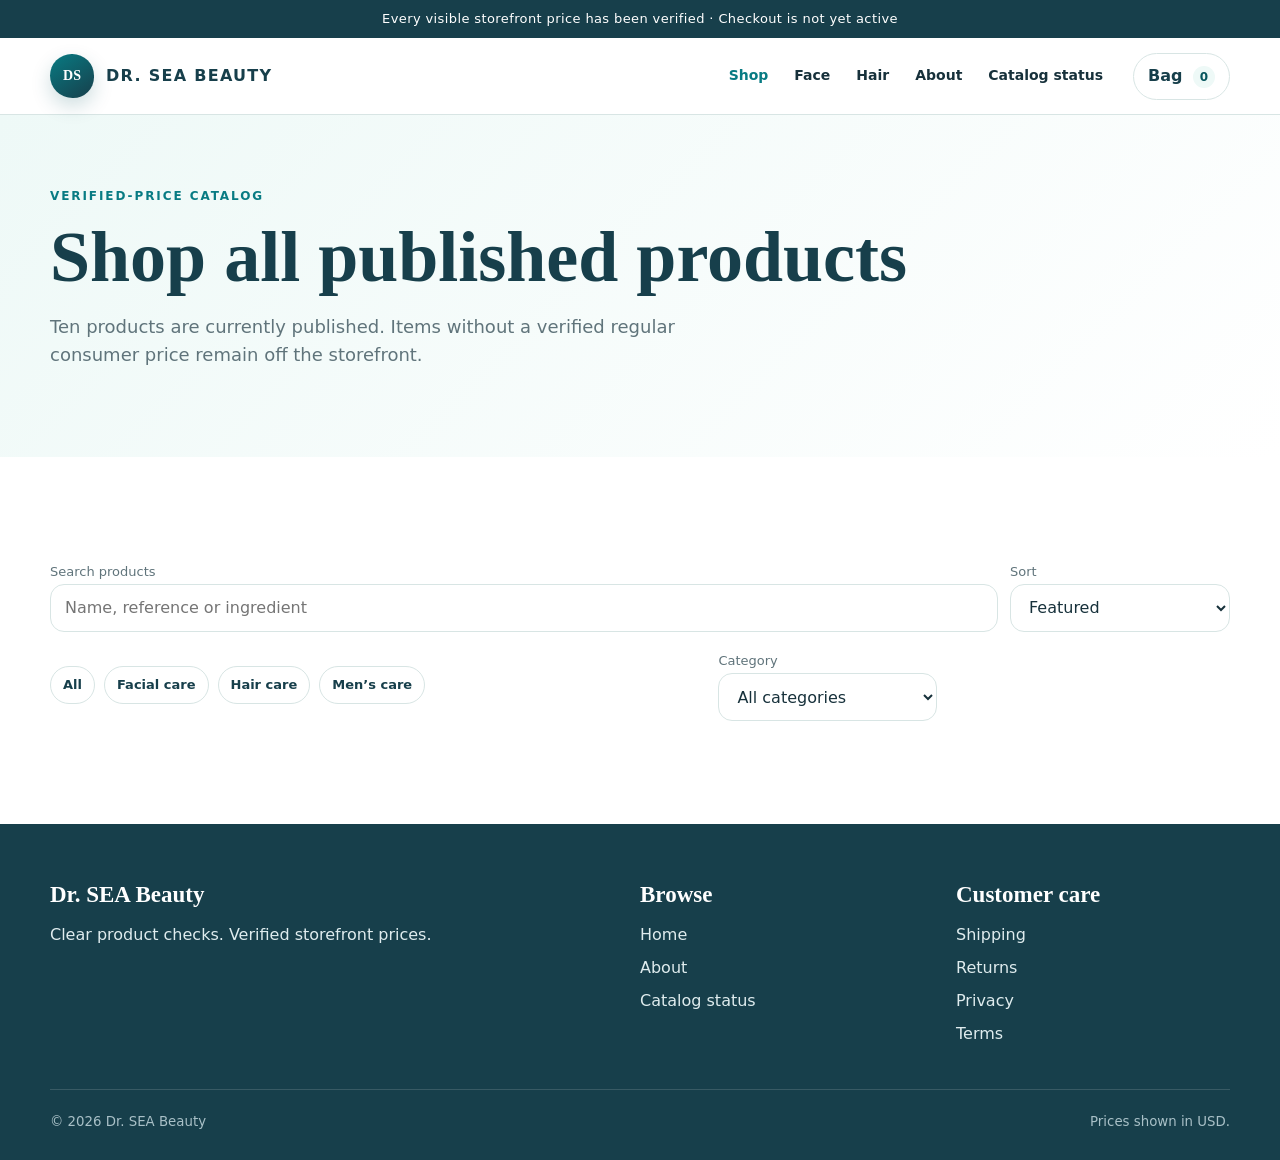
<file: shop.html>
<!doctype html>
<html lang="en">
<head>
  <meta charset="utf-8"><meta name="viewport" content="width=device-width, initial-scale=1">
  <meta name="description" content="Browse every Dr. SEA Beauty product with a verified official consumer price.">
  <title>Shop Verified-Price Products | Dr. SEA Beauty</title>
  <link rel="canonical" href="https://drseabeauty.shop/shop.html">
  <link rel="stylesheet" href="assets/css/site.css">
  <script src="assets/js/catalog.js" defer></script><script src="assets/js/site.js" defer></script>
</head>
<body>
  <a class="skip-link" href="#main">Skip to content</a><div class="announcement">Every visible storefront price has been verified · Checkout is not yet active</div>
  <header class="header"><div class="container nav"><a class="brand" href="index.html"><span class="brand-mark" aria-hidden="true">DS</span>DR. SEA BEAUTY</a><nav class="navlinks" aria-label="Primary navigation"><a href="shop.html" aria-current="page">Shop</a><a href="shop.html?category=Facial+Care">Face</a><a href="shop.html?category=Hair+Care">Hair</a><a href="about.html">About</a><a href="catalog-status.html">Catalog status</a></nav><button class="cart-btn" type="button" data-open-cart>Bag <span class="cart-count" data-cart-count>0</span></button></div></header>
  <main id="main">
    <section class="page-hero"><div class="container"><div class="eyebrow">Verified-price catalog</div><h1>Shop all published products</h1><p>Ten products are currently published. Items without a verified regular consumer price remain off the storefront.</p></div></section>
    <section class="section"><div class="container">
      <div class="shop-tools"><label><span class="fine-print">Search products</span><input class="search" id="catalogSearch" type="search" placeholder="Name, reference or ingredient" autocomplete="off"></label><label><span class="fine-print">Sort</span><select class="select" id="sortProducts"><option value="featured">Featured</option><option value="name">Name</option><option value="price-asc">Price: low to high</option><option value="price-desc">Price: high to low</option></select></label></div>
      <div class="filter-row"><div class="chips" aria-label="Quick category filters"><button class="chip" type="button" data-category="all">All</button><button class="chip" type="button" data-category="Facial Care">Facial care</button><button class="chip" type="button" data-category="Hair Care">Hair care</button><button class="chip" type="button" data-category="Men's Care">Men’s care</button></div><label><span class="fine-print">Category</span><select class="select" id="categoryFilter"><option value="all">All categories</option><option>Facial Care</option><option>Hair Care</option><option>Men's Care</option></select></label><strong id="resultCount" aria-live="polite"></strong></div>
      <div class="grid" data-shop-grid></div>
    </div></section>
  </main>
  <footer class="footer"><div class="container"><div class="footer-grid"><div><h3>Dr. SEA Beauty</h3><p>Clear product checks. Verified storefront prices.</p></div><div><h3>Browse</h3><a href="index.html">Home</a><a href="about.html">About</a><a href="catalog-status.html">Catalog status</a></div><div><h3>Customer care</h3><a href="shipping.html">Shipping</a><a href="returns.html">Returns</a><a href="privacy.html">Privacy</a><a href="terms.html">Terms</a></div></div><div class="footer-bottom"><small>© 2026 Dr. SEA Beauty</small><small>Prices shown in USD.</small></div></div></footer>
</body>
</html>
</file>
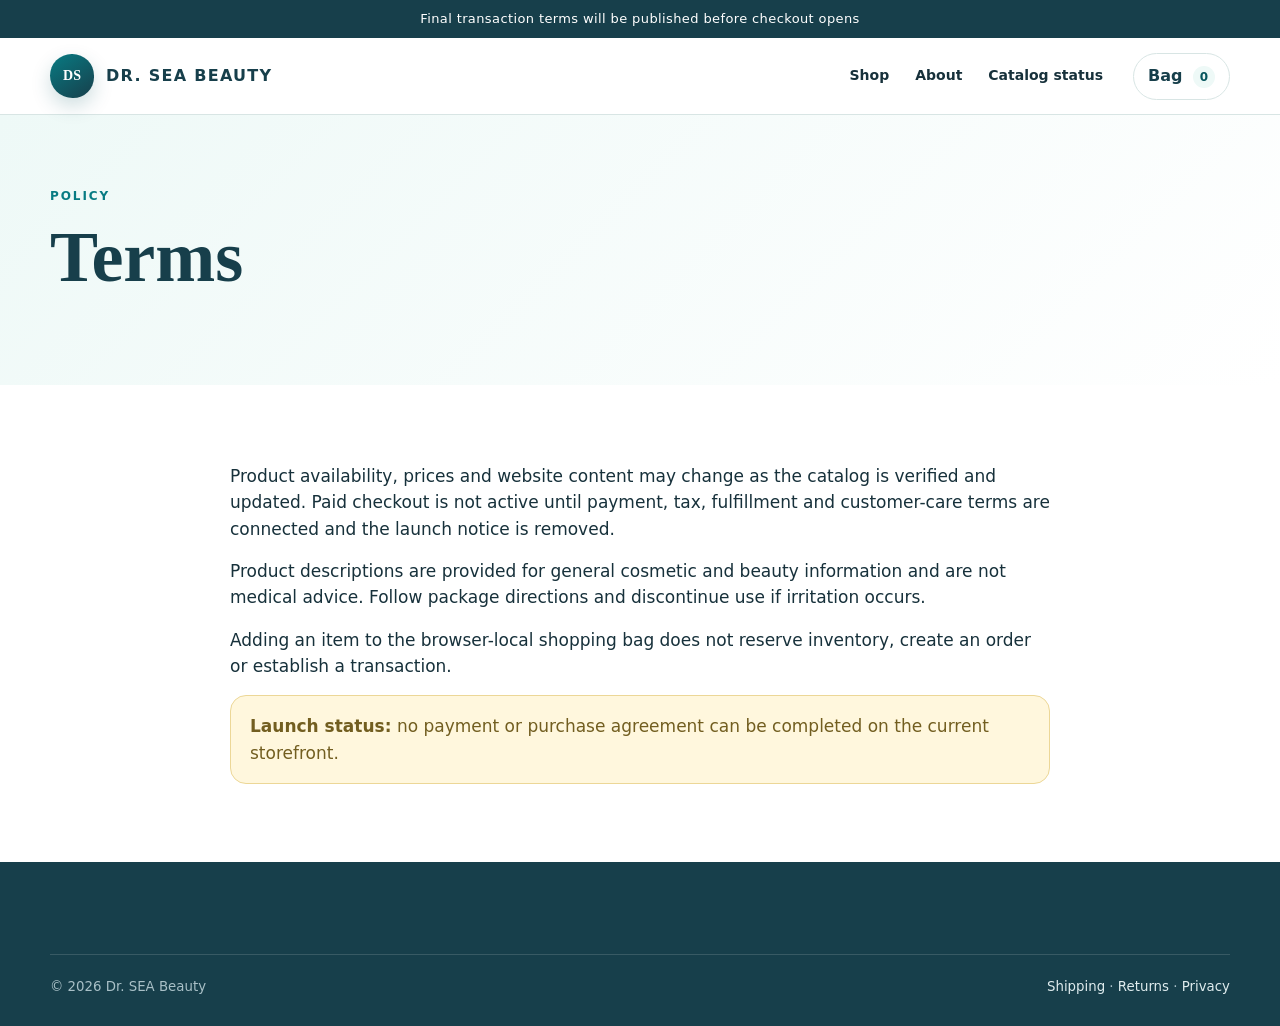
<file: terms.html>
<!doctype html>
<html lang="en">
<head><meta charset="utf-8"><meta name="viewport" content="width=device-width, initial-scale=1"><meta name="robots" content="noindex"><title>Terms | Dr. SEA Beauty</title><link rel="stylesheet" href="assets/css/site.css"><script src="assets/js/catalog.js" defer></script><script src="assets/js/site.js" defer></script></head>
<body><a class="skip-link" href="#main">Skip to content</a><div class="announcement">Final transaction terms will be published before checkout opens</div><header class="header"><div class="container nav"><a class="brand" href="index.html"><span class="brand-mark" aria-hidden="true">DS</span>DR. SEA BEAUTY</a><nav class="navlinks" aria-label="Primary navigation"><a href="shop.html">Shop</a><a href="about.html">About</a><a href="catalog-status.html">Catalog status</a></nav><button class="cart-btn" type="button" data-open-cart>Bag <span class="cart-count" data-cart-count>0</span></button></div></header><main id="main"><section class="page-hero"><div class="container"><div class="eyebrow">Policy</div><h1>Terms</h1></div></section><section class="section"><div class="container prose"><p>Product availability, prices and website content may change as the catalog is verified and updated. Paid checkout is not active until payment, tax, fulfillment and customer-care terms are connected and the launch notice is removed.</p><p>Product descriptions are provided for general cosmetic and beauty information and are not medical advice. Follow package directions and discontinue use if irritation occurs.</p><p>Adding an item to the browser-local shopping bag does not reserve inventory, create an order or establish a transaction.</p><div class="notice"><strong>Launch status:</strong> no payment or purchase agreement can be completed on the current storefront.</div></div></section></main><footer class="footer"><div class="container"><div class="footer-bottom"><small>© 2026 Dr. SEA Beauty</small><small><a href="shipping.html">Shipping</a> · <a href="returns.html">Returns</a> · <a href="privacy.html">Privacy</a></small></div></div></footer></body>
</html>
</file>
<file: assets/css/site.css>
:root {
  --sea: #087b83;
  --sea-dark: #07565e;
  --deep: #173f4b;
  --foam: #eef9f7;
  --blue: #e5f2f6;
  --sand: #f5f0e8;
  --gold: #b89454;
  --ink: #17313b;
  --muted: #60747b;
  --white: #fff;
  --line: #d8e5e4;
  --warning: #fff7dd;
  --shadow: 0 22px 60px rgba(17, 71, 82, .12);
  --radius: 24px;
}

* { box-sizing: border-box; }
html { scroll-behavior: smooth; }
body { margin: 0; font-family: Inter, ui-sans-serif, system-ui, -apple-system, BlinkMacSystemFont, "Segoe UI", sans-serif; color: var(--ink); background: #fff; line-height: 1.55; }
body.drawer-open { overflow: hidden; }
a { color: inherit; text-decoration: none; }
img { max-width: 100%; display: block; }
button, input, select { font: inherit; }
button, a { -webkit-tap-highlight-color: transparent; }
:focus-visible { outline: 3px solid #f2c86c; outline-offset: 3px; }
.container { width: min(1180px, calc(100% - 36px)); margin-inline: auto; }
.skip-link { position: fixed; z-index: 200; left: 16px; top: -80px; background: var(--deep); color: #fff; padding: 10px 14px; border-radius: 10px; }
.skip-link:focus { top: 12px; }
.announcement { background: var(--deep); color: #fff; text-align: center; padding: 9px 16px; font-size: 13px; letter-spacing: .03em; }
.header { position: sticky; top: 0; z-index: 40; background: rgba(255, 255, 255, .95); backdrop-filter: blur(18px); border-bottom: 1px solid var(--line); }
.nav { min-height: 76px; display: flex; align-items: center; gap: 28px; }
.brand { display: inline-flex; align-items: center; gap: 12px; font-weight: 850; letter-spacing: .08em; color: var(--deep); white-space: nowrap; }
.brand-mark { width: 44px; height: 44px; border-radius: 50% 50% 48% 52%; display: grid; place-items: center; background: linear-gradient(145deg, var(--sea), var(--deep)); color: #fff; font-family: Georgia, serif; font-size: 14px; letter-spacing: 0; box-shadow: 0 8px 20px rgba(7, 86, 94, .2); }
.brand img { width: 52px; height: 52px; object-fit: contain; }
.navlinks { margin-left: auto; display: flex; align-items: center; gap: 22px; font-size: 14px; font-weight: 650; }
.navlinks a { padding: 8px 2px; }
.navlinks a:hover, .navlinks a[aria-current="page"] { color: var(--sea); }
.cart-btn { border: 1px solid var(--line); background: #fff; color: var(--deep); border-radius: 999px; padding: 10px 14px; cursor: pointer; font-weight: 750; }
.cart-count { display: inline-grid; place-items: center; min-width: 22px; height: 22px; margin-left: 5px; padding-inline: 5px; border-radius: 999px; background: var(--foam); color: var(--sea-dark); font-size: 12px; }

h1, h2, h3 { font-family: Georgia, "Times New Roman", serif; line-height: 1.1; color: var(--deep); margin: 0 0 16px; text-wrap: balance; }
h1 { font-size: clamp(42px, 6vw, 72px); }
h2 { font-size: clamp(32px, 4vw, 48px); }
h3 { font-size: 23px; }
p { margin: 0 0 1rem; }
.eyebrow { text-transform: uppercase; letter-spacing: .16em; font-size: 12px; font-weight: 850; color: var(--sea); margin-bottom: 12px; }
.muted { color: var(--muted); }
.small-text { font-size: 13px; }
.fine-print { color: var(--muted); font-size: 13px; }
.btn { display: inline-flex; align-items: center; justify-content: center; gap: 8px; min-height: 46px; padding: 12px 19px; border: 1px solid var(--sea); border-radius: 999px; background: var(--sea); color: #fff; font-weight: 800; cursor: pointer; transition: transform .15s ease, box-shadow .15s ease, background .15s ease; }
.btn:hover { background: var(--sea-dark); border-color: var(--sea-dark); transform: translateY(-1px); box-shadow: 0 10px 24px rgba(8, 123, 131, .18); }
.btn.secondary { background: #fff; color: var(--deep); border-color: var(--line); }
.btn.secondary:hover { background: var(--foam); color: var(--sea-dark); }
.btn.small { min-height: 40px; padding: 8px 13px; font-size: 13px; }
.btn.wide { width: 100%; }
.button-row { display: flex; gap: 12px; flex-wrap: wrap; margin-top: 28px; }

.hero { overflow: hidden; background: radial-gradient(circle at 83% 20%, rgba(255,255,255,.9), transparent 24%), linear-gradient(135deg, var(--foam), #fff 51%, var(--blue)); }
.hero-grid { min-height: 620px; display: grid; grid-template-columns: 1.08fr .92fr; align-items: center; gap: 56px; padding-block: 56px; }
.hero p { max-width: 650px; color: var(--muted); font-size: 19px; }
.hero-panel { position: relative; min-height: 470px; display: grid; place-items: center; }
.hero-orbit { position: absolute; inset: 5%; border: 1px solid rgba(8, 123, 131, .17); border-radius: 50%; }
.hero-orbit:nth-child(2) { inset: 16%; }
.hero-product { position: relative; width: min(390px, 88%); padding: 46px 36px; border: 1px solid rgba(255,255,255,.75); border-radius: 48% 48% 28px 28px; background: rgba(255,255,255,.78); box-shadow: var(--shadow); backdrop-filter: blur(12px); text-align: center; }
.hero-product .brand-mark { width: 76px; height: 76px; margin: 0 auto 22px; color: #fff; font-size: 20px; }
.hero-product strong { display: block; font-family: Georgia, serif; font-size: 32px; color: var(--deep); }
.hero-product span { color: var(--sea); font-weight: 750; }
.proof-strip { display: grid; grid-template-columns: repeat(3, 1fr); gap: 12px; margin-top: 34px; }
.proof-strip div { padding: 14px; background: rgba(255,255,255,.72); border: 1px solid var(--line); border-radius: 16px; }
.proof-strip strong { display: block; color: var(--deep); }
.proof-strip span { color: var(--muted); font-size: 12px; }

.section { padding: 78px 0; }
.section.soft { background: var(--foam); }
.section.sand { background: var(--sand); }
.section-head { display: flex; align-items: end; justify-content: space-between; gap: 28px; margin-bottom: 30px; }
.section-head p { max-width: 620px; color: var(--muted); margin: 0; }
.grid { display: grid; grid-template-columns: repeat(4, minmax(0, 1fr)); gap: 22px; }
.card { min-width: 0; overflow: hidden; display: flex; flex-direction: column; background: #fff; border: 1px solid var(--line); border-radius: 22px; box-shadow: 0 8px 28px rgba(21, 68, 80, .06); transition: transform .18s ease, box-shadow .18s ease; }
.card:hover { transform: translateY(-4px); box-shadow: 0 18px 38px rgba(21, 68, 80, .1); }
.card-media { position: relative; aspect-ratio: 1 / 1; display: grid; place-items: center; padding: 24px; background: linear-gradient(145deg, #fff, var(--foam)); }
.card-media .product-image { width: 100%; height: 100%; object-fit: contain; mix-blend-mode: multiply; }
.badge { position: absolute; z-index: 2; top: 13px; left: 13px; padding: 6px 9px; border: 1px solid var(--line); border-radius: 999px; background: rgba(255,255,255,.93); color: var(--sea-dark); font-size: 11px; font-weight: 850; }
.product-placeholder { width: 72%; aspect-ratio: .78; display: flex; flex-direction: column; align-items: center; justify-content: center; gap: 6px; border: 1px solid rgba(8,123,131,.18); border-radius: 48% 48% 20px 20px; background: linear-gradient(160deg, #fff, #edf8f5); box-shadow: 0 18px 35px rgba(18,90,96,.1); color: var(--sea-dark); text-align: center; }
.product-placeholder span { font-family: Georgia, serif; font-size: 19px; font-weight: 800; letter-spacing: .08em; }
.product-placeholder strong { font-size: 13px; letter-spacing: .15em; }
.product-placeholder small { color: var(--muted); font-size: 10px; }
.card-body { flex: 1; display: flex; flex-direction: column; gap: 8px; padding: 18px; }
.product-meta { display: flex; flex-wrap: wrap; gap: 8px 14px; color: var(--muted); font-size: 12px; font-weight: 700; }
.card-title { color: var(--deep); font-family: Georgia, serif; font-size: 20px; line-height: 1.2; }
.card-title:hover { color: var(--sea); }
.card-subtitle { min-height: 35px; color: var(--sea-dark); font-size: 13px; font-weight: 700; }
.card-copy { color: var(--muted); font-size: 13px; }
.card-footer { margin-top: auto; padding-top: 8px; display: flex; align-items: center; justify-content: space-between; gap: 10px; }
.price { color: var(--deep); font-size: 18px; font-weight: 900; }
.pricing-banner { padding: 25px; display: grid; grid-template-columns: auto 1fr; gap: 18px; align-items: center; background: var(--deep); color: #fff; border-radius: var(--radius); }
.pricing-banner .seal { width: 68px; height: 68px; display: grid; place-items: center; border: 1px solid rgba(255,255,255,.35); border-radius: 50%; color: #fff; font-family: Georgia, serif; font-size: 22px; }
.pricing-banner h3 { color: #fff; margin-bottom: 6px; }
.pricing-banner p { margin: 0; color: #dcebec; }
.feature-grid { display: grid; grid-template-columns: repeat(3, 1fr); gap: 22px; }
.feature { padding: 28px; border: 1px solid var(--line); border-radius: 22px; background: #fff; }
.feature-index { display: block; margin-bottom: 18px; color: var(--gold); font-family: Georgia, serif; font-size: 27px; }

.page-hero { padding: 72px 0; background: linear-gradient(135deg, var(--foam), #fff); }
.page-hero p { max-width: 700px; color: var(--muted); font-size: 18px; }
.shop-tools { display: grid; grid-template-columns: minmax(240px, 1fr) 220px; gap: 12px; margin: 24px 0 16px; }
.search, .select { width: 100%; min-height: 48px; padding: 11px 14px; border: 1px solid var(--line); border-radius: 14px; background: #fff; color: var(--ink); }
.filter-row { display: flex; align-items: center; justify-content: space-between; gap: 16px; flex-wrap: wrap; margin-bottom: 25px; }
.chips { display: flex; gap: 9px; flex-wrap: wrap; }
.chip { padding: 8px 12px; border: 1px solid var(--line); border-radius: 999px; background: #fff; color: var(--deep); cursor: pointer; font-size: 13px; font-weight: 750; }
.chip:hover { background: var(--foam); border-color: #acd2d0; }
.full-span { grid-column: 1 / -1; }

.product-page { padding: 58px 0 82px; }
.product-grid { display: grid; grid-template-columns: minmax(0, 1fr) minmax(0, .9fr); gap: 56px; align-items: start; }
.product-media-large { min-height: 580px; aspect-ratio: 1 / 1; display: grid; place-items: center; padding: 48px; border: 1px solid var(--line); border-radius: 28px; background: linear-gradient(145deg, #fff, var(--foam)); }
.product-media-large .product-image { width: 100%; height: 100%; object-fit: contain; mix-blend-mode: multiply; }
.product-media-large .product-placeholder { width: 58%; }
.product-info { padding-top: 12px; }
.product-info h1 { margin-top: 12px; font-size: clamp(38px, 5vw, 60px); }
.product-subtitle { color: var(--sea-dark); font-size: 19px; font-weight: 700; }
.product-price { margin: 22px 0 14px; color: var(--deep); font-size: 31px; font-weight: 900; }
.product-copy { color: #425e67; font-size: 18px; }
.highlight-list { margin: 24px 0; padding: 0; display: grid; grid-template-columns: repeat(3, 1fr); gap: 10px; list-style: none; }
.highlight-list li { padding: 13px; border-radius: 14px; background: var(--foam); color: var(--deep); font-size: 13px; font-weight: 700; }
.back-link { display: inline-block; margin-bottom: 22px; color: var(--sea-dark); font-weight: 750; }
.pricing-note { margin-top: 18px; padding: 15px 17px; border: 1px solid #ecd797; border-radius: 16px; background: var(--warning); color: #6f5b20; font-size: 14px; }

.stat-grid { display: grid; grid-template-columns: repeat(4, 1fr); gap: 18px; }
.stat { padding: 25px; border: 1px solid var(--line); border-radius: 20px; background: #fff; }
.stat strong { display: block; color: var(--deep); font-family: Georgia, serif; font-size: 36px; }
.stat span { color: var(--muted); font-size: 13px; }
.table-wrap { overflow-x: auto; border: 1px solid var(--line); border-radius: 18px; }
.status-table { width: 100%; border-collapse: collapse; min-width: 700px; }
.status-table th, .status-table td { padding: 15px 17px; border-bottom: 1px solid var(--line); text-align: left; vertical-align: top; }
.status-table th { background: var(--foam); color: var(--deep); font-size: 13px; }
.status-table tr:last-child td { border-bottom: 0; }
.status-pill { display: inline-block; padding: 6px 10px; border-radius: 999px; background: var(--sand); color: #6d552a; font-size: 11px; font-weight: 850; white-space: nowrap; }
.notice { padding: 17px 19px; border: 1px solid #ecd797; border-radius: 16px; background: var(--warning); color: #725e20; }
.prose { width: min(820px, 100%); font-size: 17px; }
.prose h2 { margin-top: 36px; font-size: 32px; }
.empty { padding: 42px 24px; border: 1px dashed #b9cdcc; border-radius: 18px; text-align: center; color: var(--muted); }
.empty h1, .empty h2, .empty h3 { color: var(--deep); }
.launch-panel { padding: 34px; display: grid; grid-template-columns: auto 1fr; gap: 22px; align-items: start; border: 1px solid var(--line); border-radius: 24px; background: var(--foam); }
.launch-icon { width: 62px; height: 62px; display: grid; place-items: center; border-radius: 50%; background: #fff; color: var(--sea-dark); font-size: 28px; }

.overlay { display: none; position: fixed; inset: 0; z-index: 90; background: rgba(14, 37, 44, .46); }
.overlay.open { display: block; }
.drawer { position: fixed; top: 0; right: -460px; z-index: 100; width: min(440px, 100%); height: 100%; padding: 24px; display: flex; flex-direction: column; background: #fff; box-shadow: -20px 0 60px rgba(0,0,0,.18); transition: right .25s ease; }
.drawer.open { right: 0; }
.drawer-head { display: flex; align-items: start; justify-content: space-between; gap: 18px; }
.drawer-head h2 { font-size: 32px; }
.icon-btn { width: 42px; height: 42px; border: 1px solid var(--line); border-radius: 50%; background: #fff; color: var(--deep); cursor: pointer; font-size: 25px; line-height: 1; }
.drawer-items { flex: 1; overflow-y: auto; padding-block: 10px; }
.drawer-item { display: grid; grid-template-columns: 1fr auto auto; gap: 12px; align-items: center; padding: 16px 0; border-bottom: 1px solid var(--line); }
.quantity-controls { display: flex; align-items: center; gap: 7px; }
.quantity-controls button { width: 28px; height: 28px; border: 1px solid var(--line); border-radius: 50%; background: #fff; cursor: pointer; }
.drawer-total { padding-top: 17px; border-top: 1px solid var(--line); }
.total-row { display: flex; justify-content: space-between; margin-bottom: 8px; font-size: 18px; }
.toast { position: fixed; left: 50%; bottom: -100px; z-index: 120; max-width: calc(100% - 32px); transform: translateX(-50%); padding: 12px 17px; border-radius: 999px; background: var(--deep); color: #fff; box-shadow: var(--shadow); transition: bottom .25s ease; font-size: 14px; }
.toast.show { bottom: 24px; }

.footer { padding: 58px 0 28px; background: var(--deep); color: #dfecee; }
.footer-grid { display: grid; grid-template-columns: 2fr 1fr 1fr; gap: 42px; }
.footer h3 { color: #fff; }
.footer a { display: block; margin: 8px 0; color: #dfecee; }
.footer a:hover { color: #fff; }
.footer small { color: #a9c0c7; }
.footer-bottom { margin-top: 34px; padding-top: 22px; display: flex; justify-content: space-between; gap: 20px; border-top: 1px solid rgba(255,255,255,.14); }
.footer-bottom small a { display: inline; margin: 0; }

@media (max-width: 980px) {
  .grid { grid-template-columns: repeat(2, minmax(0, 1fr)); }
  .hero-grid, .product-grid { grid-template-columns: 1fr; }
  .hero-grid { min-height: auto; }
  .hero-panel { min-height: 410px; }
  .product-media-large { min-height: 500px; }
  .stat-grid { grid-template-columns: repeat(2, 1fr); }
  .feature-grid { grid-template-columns: 1fr; }
  .nav { flex-wrap: wrap; padding-block: 12px; gap: 12px 20px; }
  .navlinks { order: 3; width: 100%; margin-left: 0; justify-content: center; overflow-x: auto; }
  .cart-btn { margin-left: auto; }
}

@media (max-width: 650px) {
  .container { width: min(100% - 28px, 1180px); }
  .section { padding: 58px 0; }
  .grid, .stat-grid, .proof-strip, .highlight-list, .shop-tools { grid-template-columns: 1fr; }
  .section-head { align-items: start; flex-direction: column; }
  .hero-grid { padding-block: 46px; }
  .hero-panel { min-height: 330px; }
  .hero-product { padding: 38px 24px; }
  .hero-product strong { font-size: 27px; }
  .product-media-large { min-height: auto; padding: 30px; }
  .card-footer { align-items: stretch; flex-direction: column; }
  .drawer-item { grid-template-columns: 1fr auto; }
  .drawer-item > strong { grid-column: 1 / -1; }
  .footer-grid { grid-template-columns: 1fr; }
  .footer-bottom { flex-direction: column; }
  .launch-panel, .pricing-banner { grid-template-columns: 1fr; }
  .navlinks { justify-content: flex-start; }
}

@media (prefers-reduced-motion: reduce) {
  html { scroll-behavior: auto; }
  *, *::before, *::after { animation-duration: .01ms !important; transition-duration: .01ms !important; }
}
</file>
